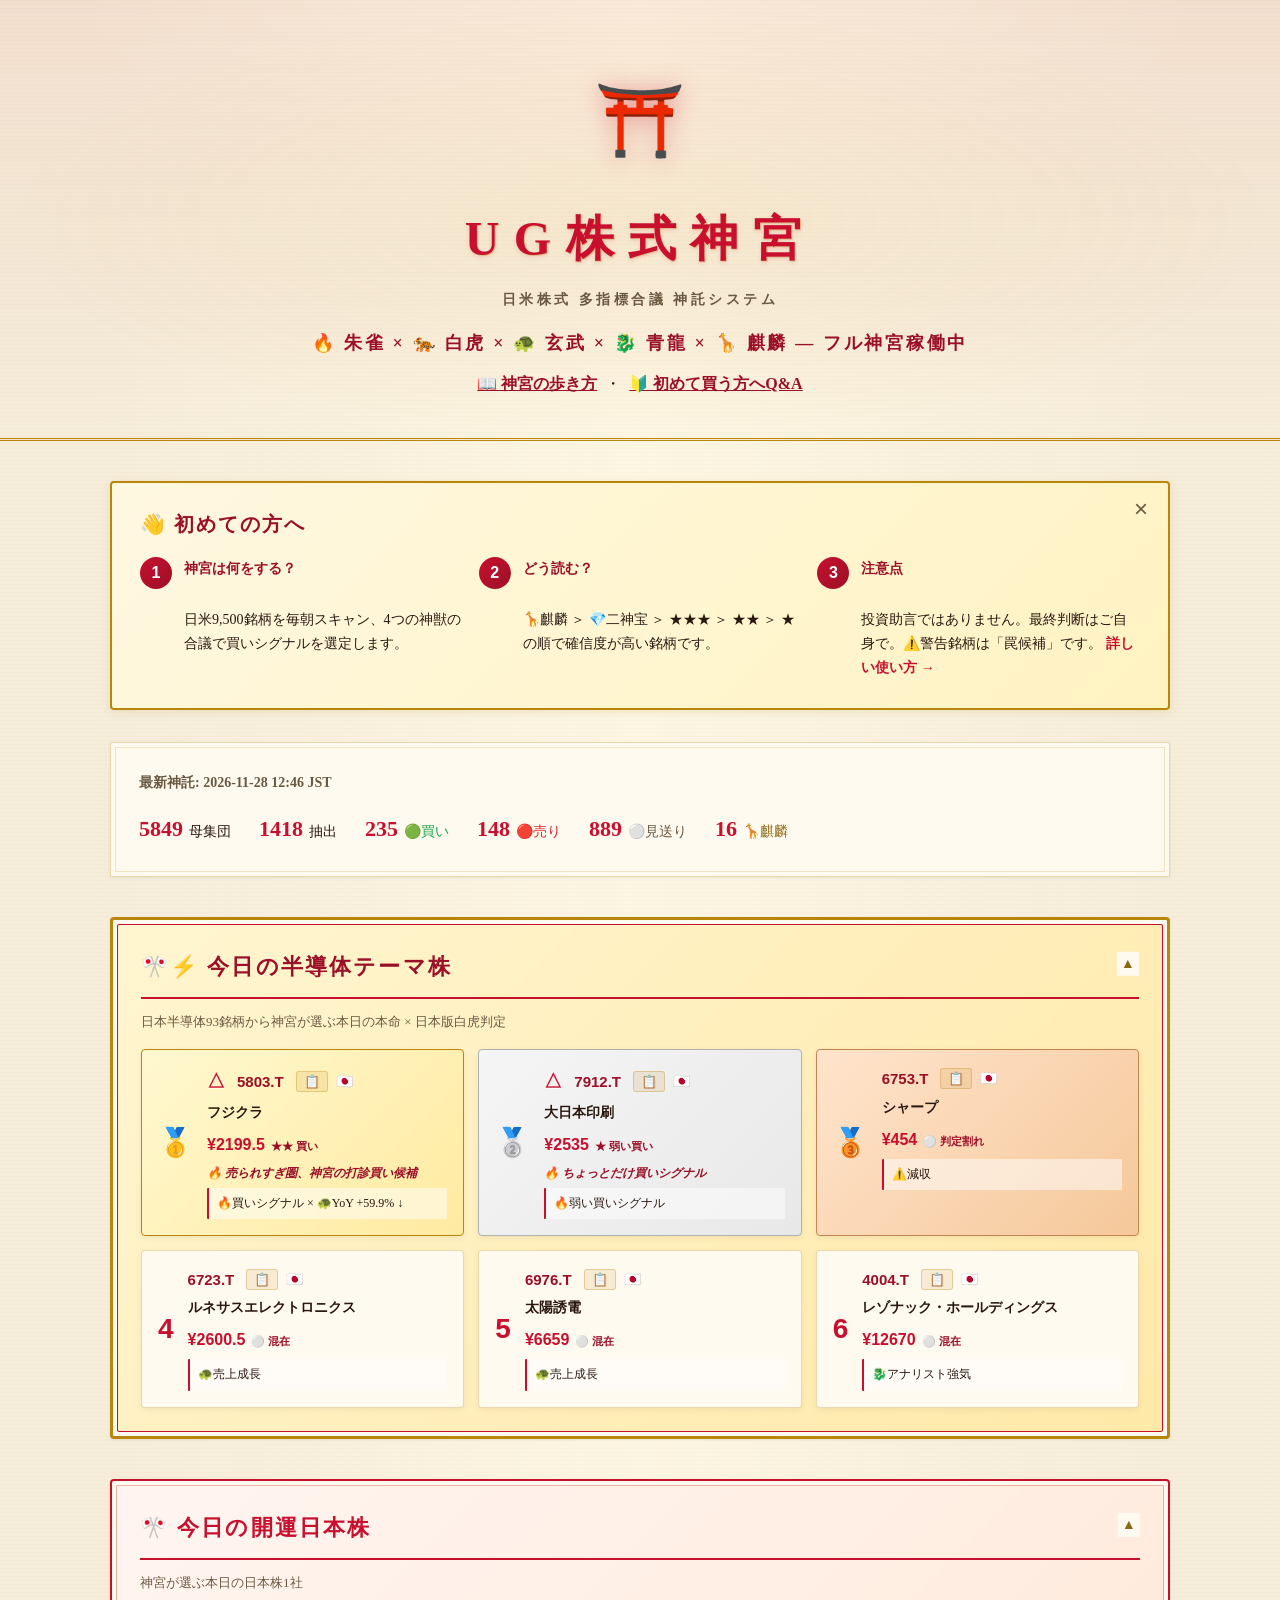
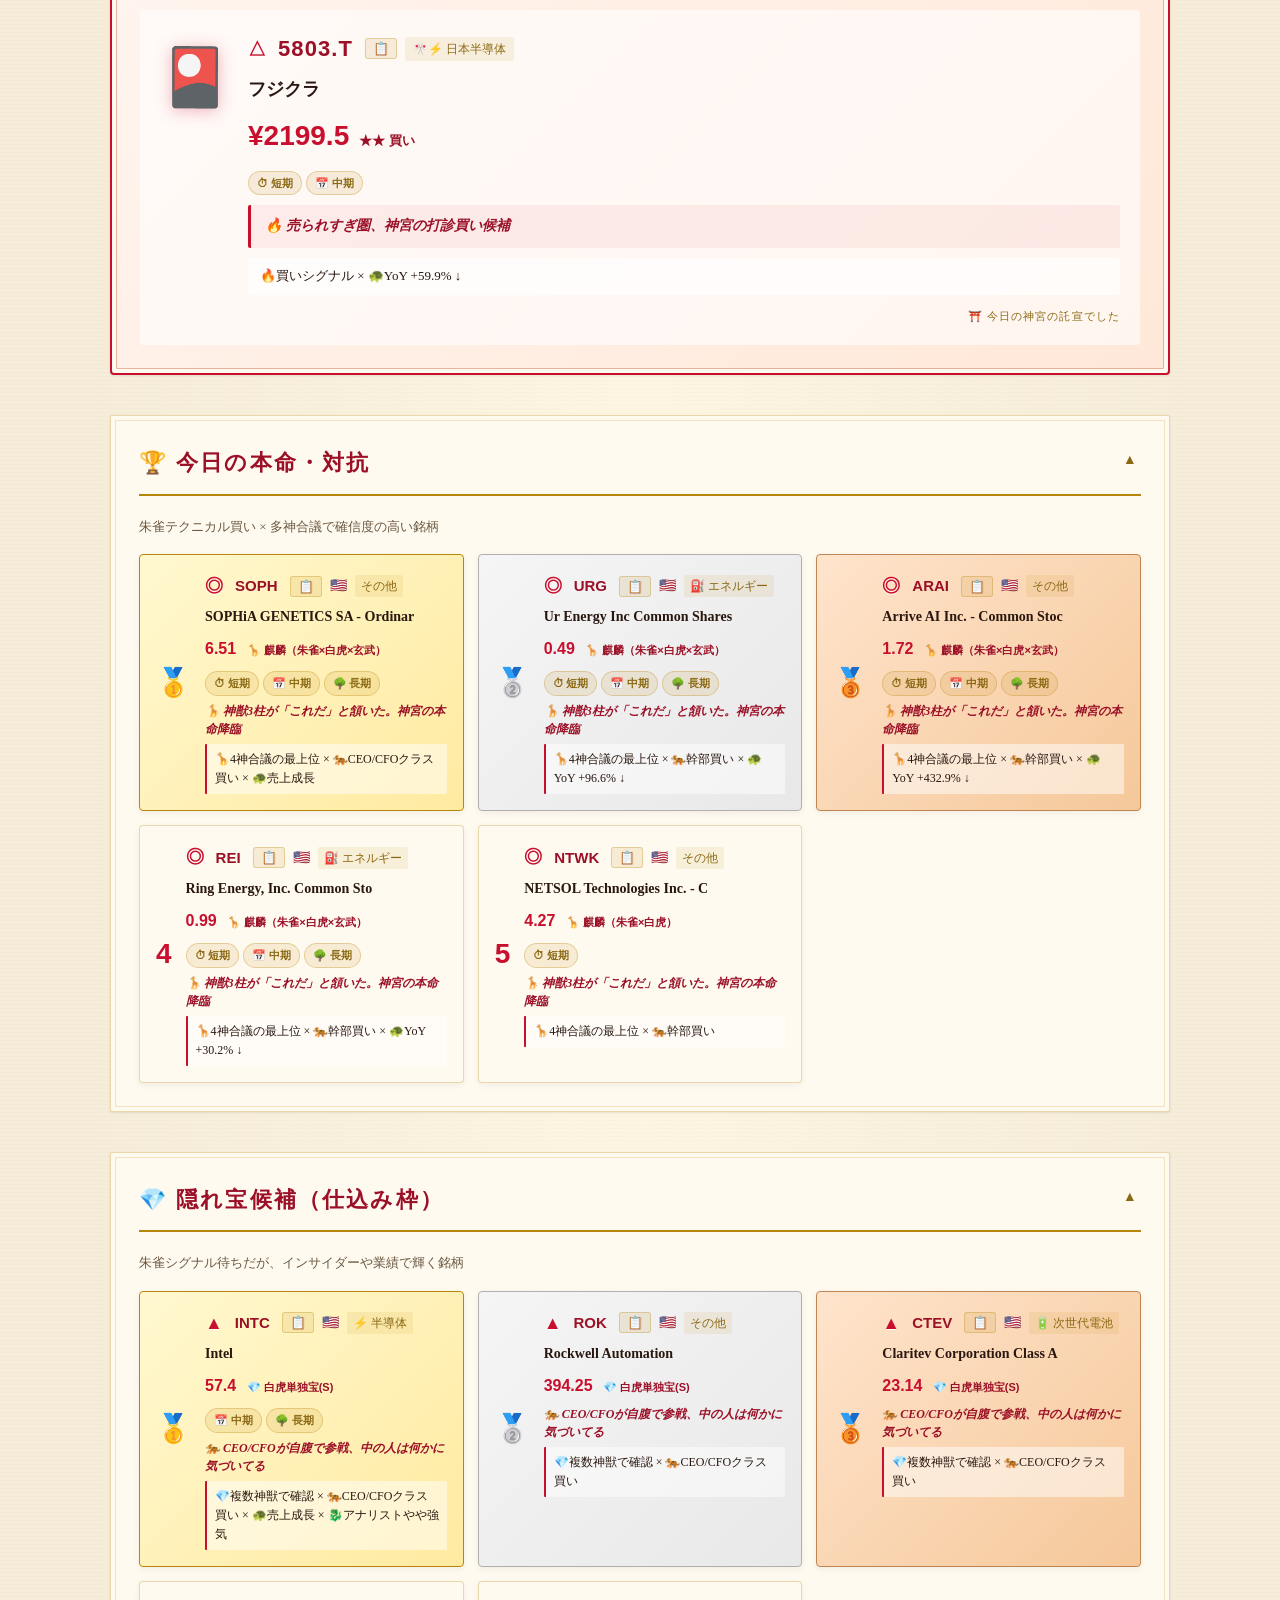
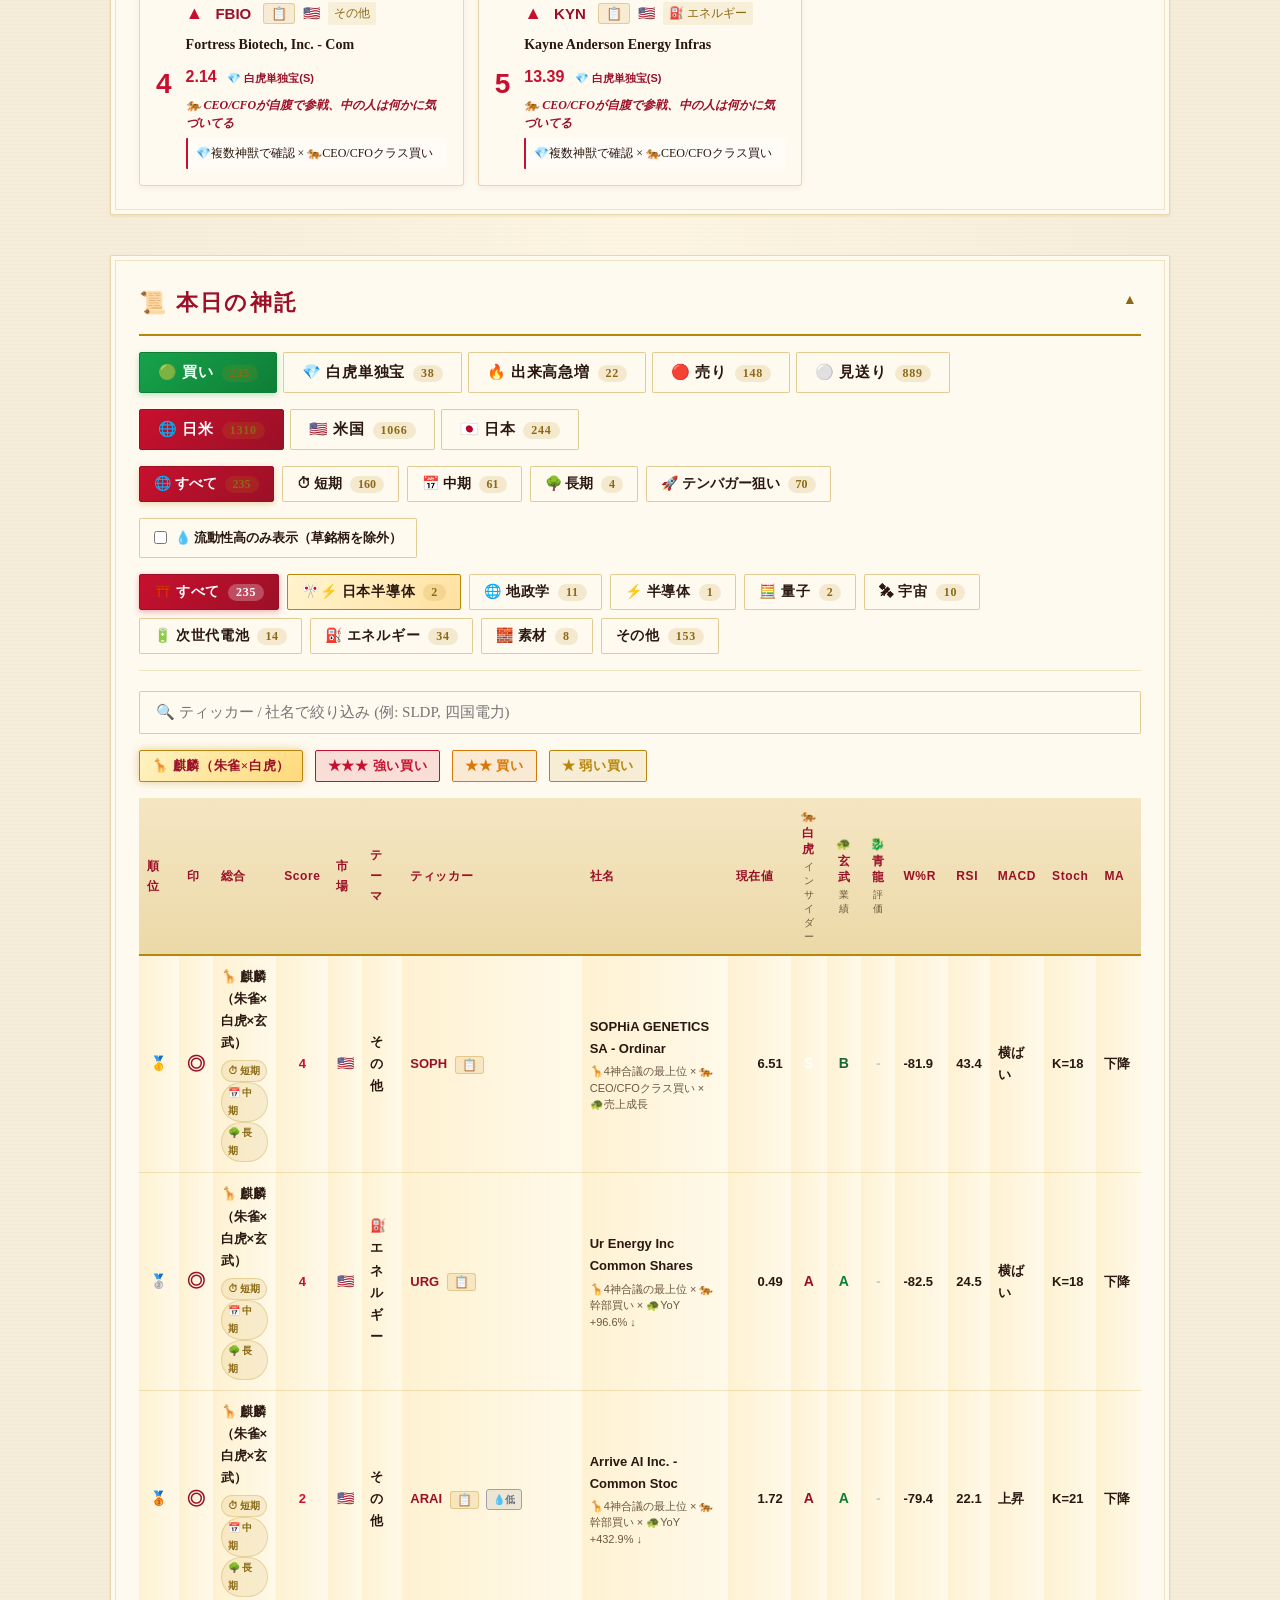
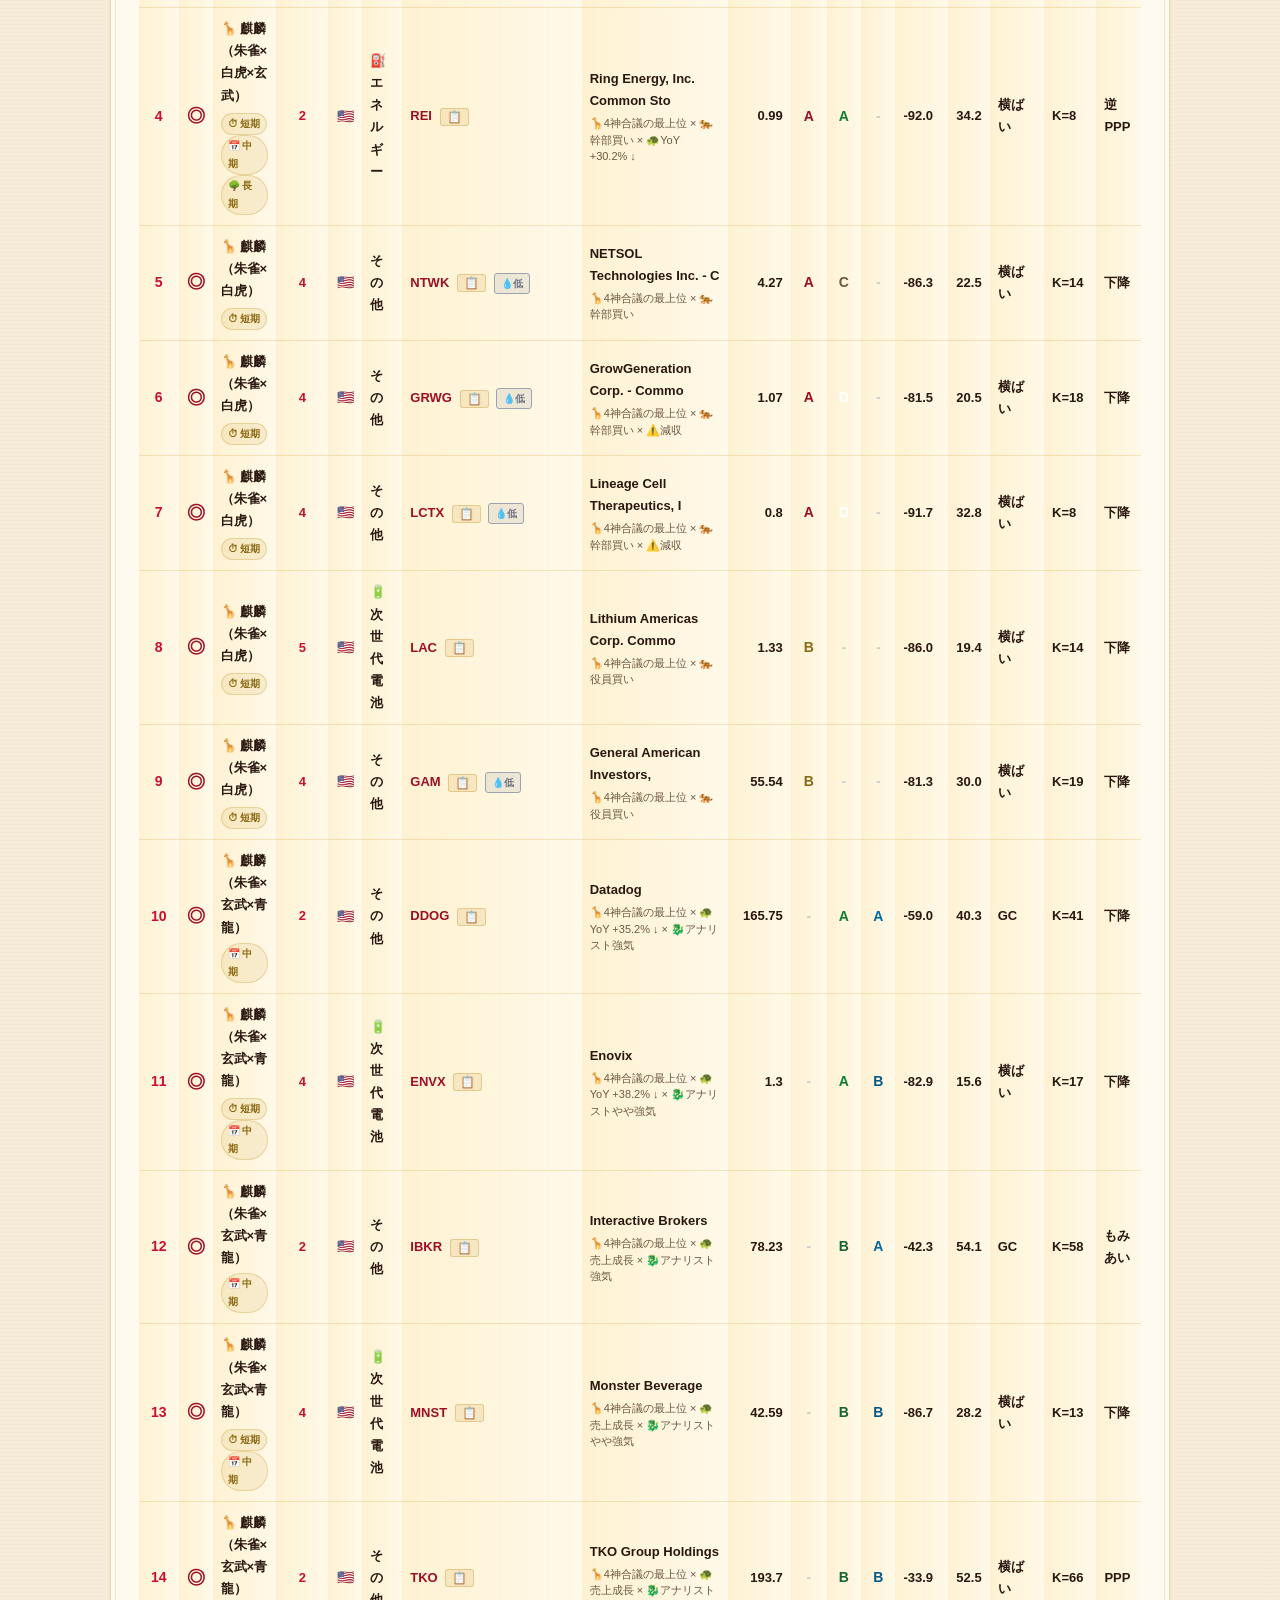
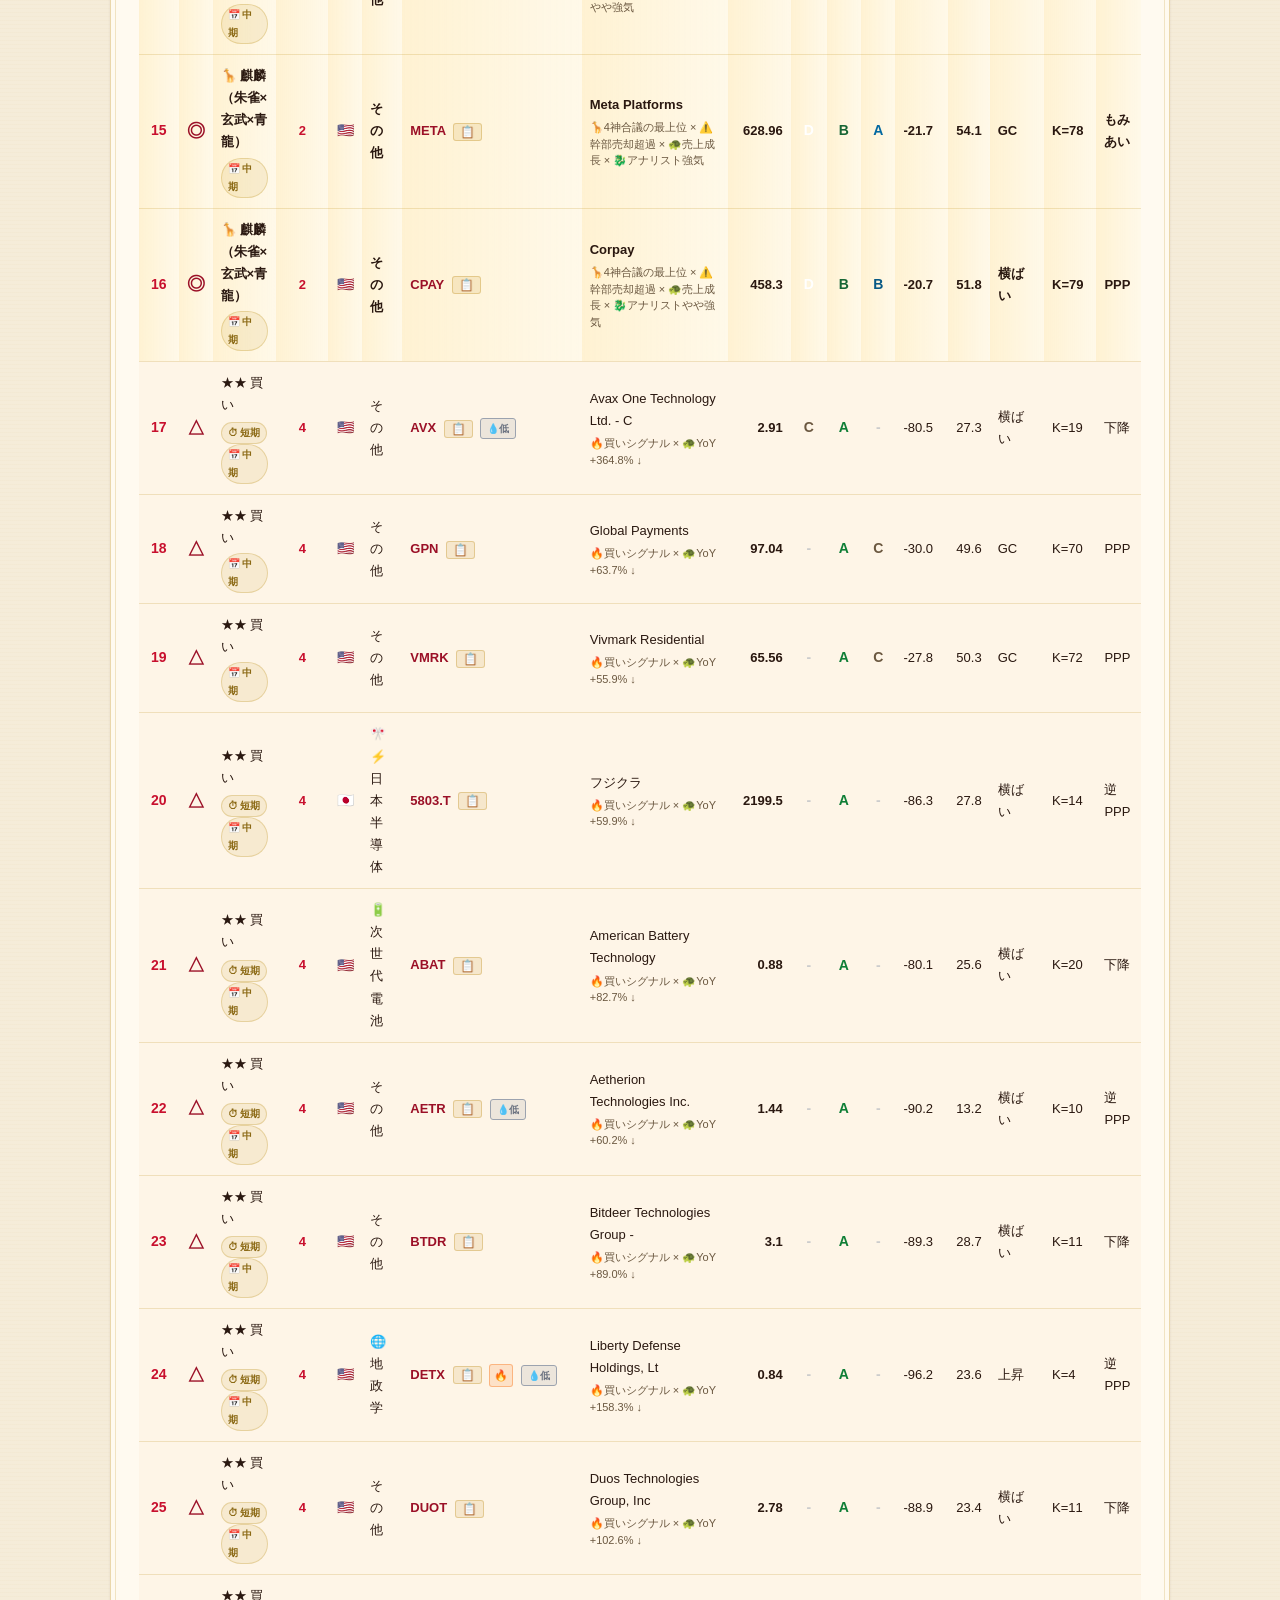
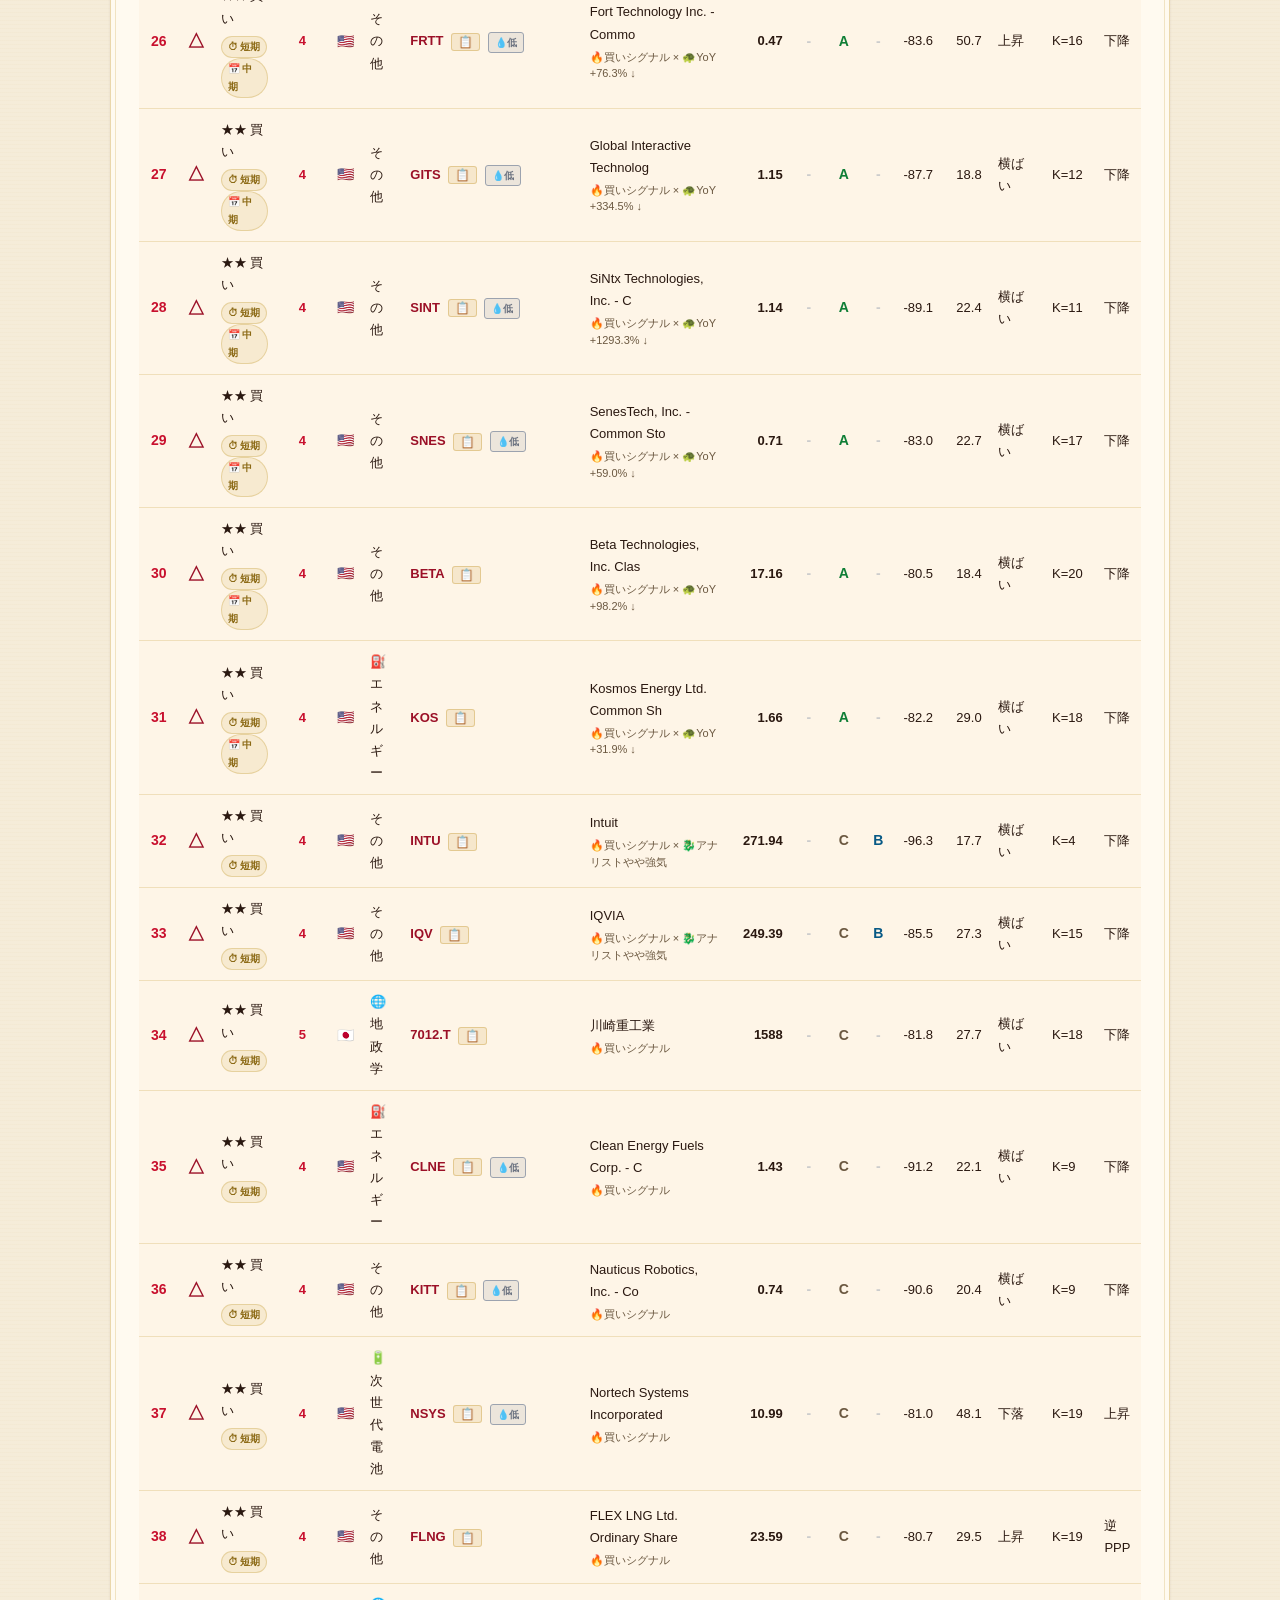
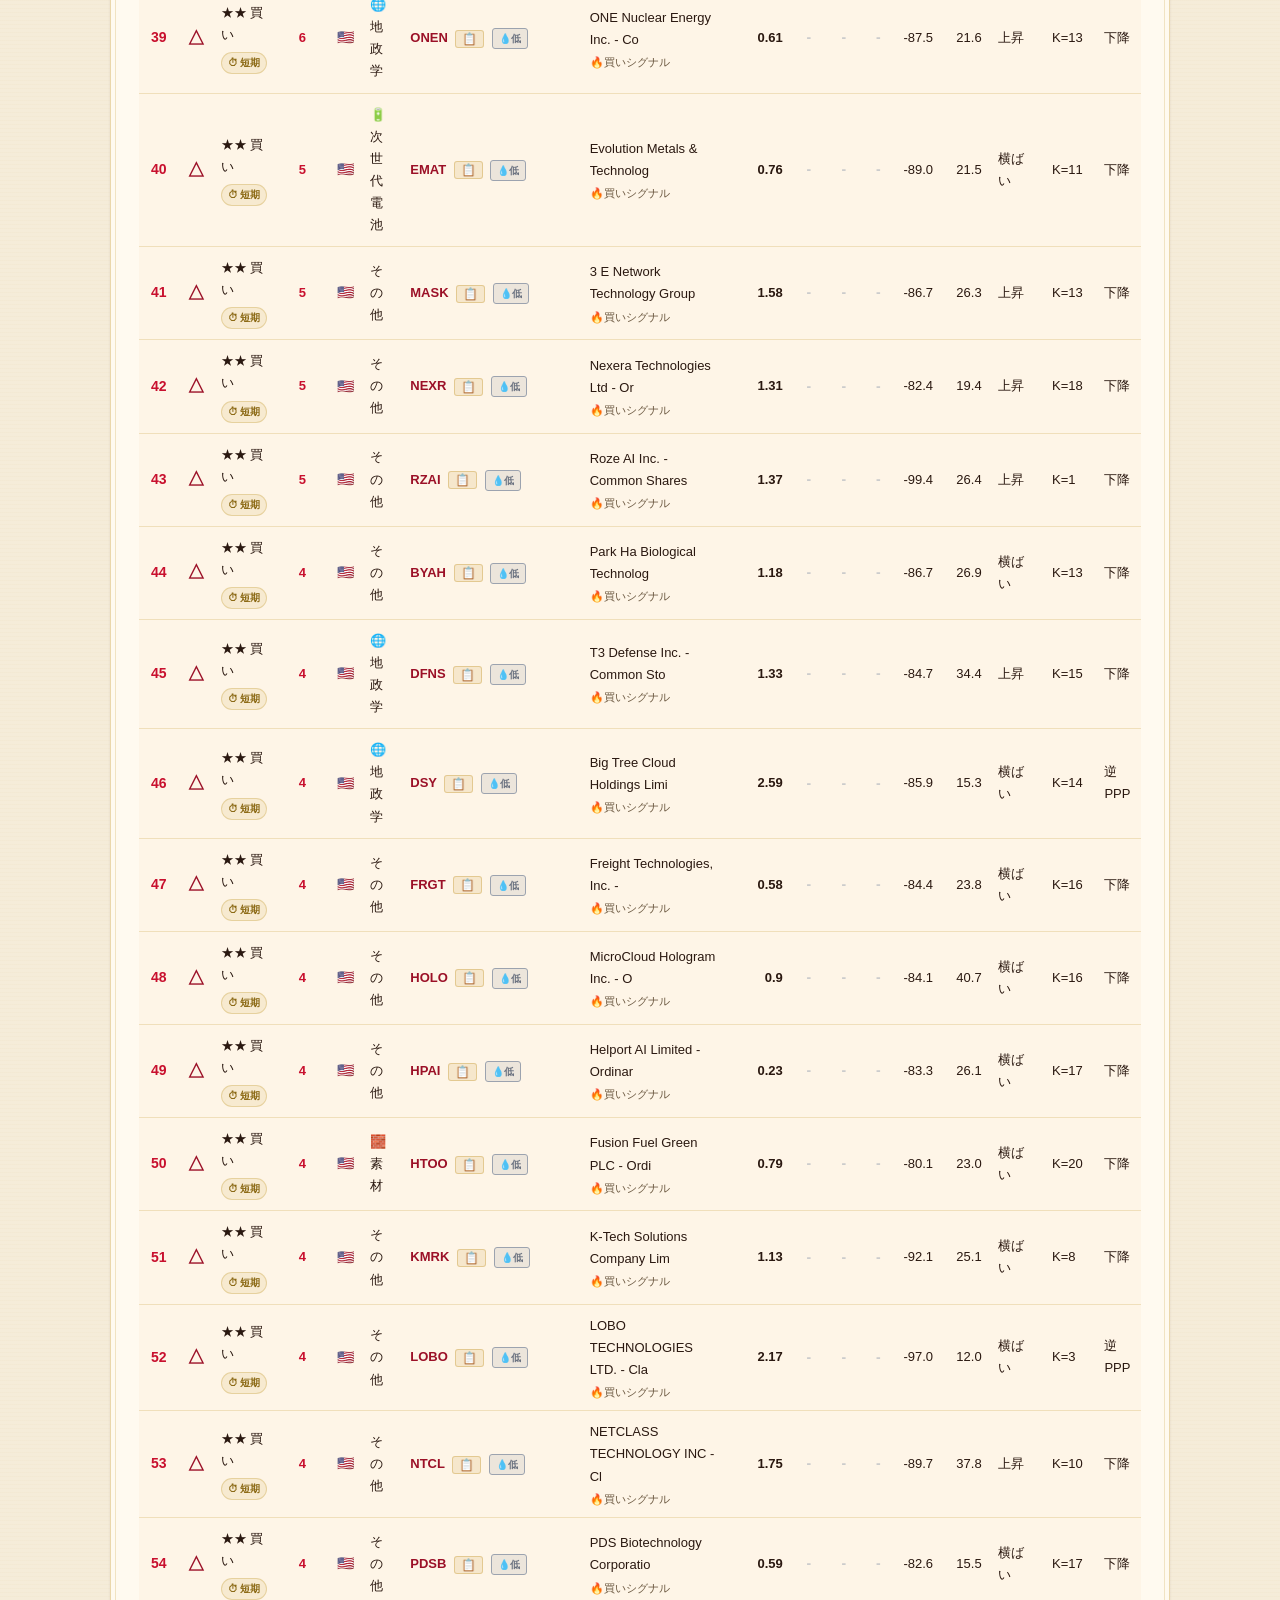
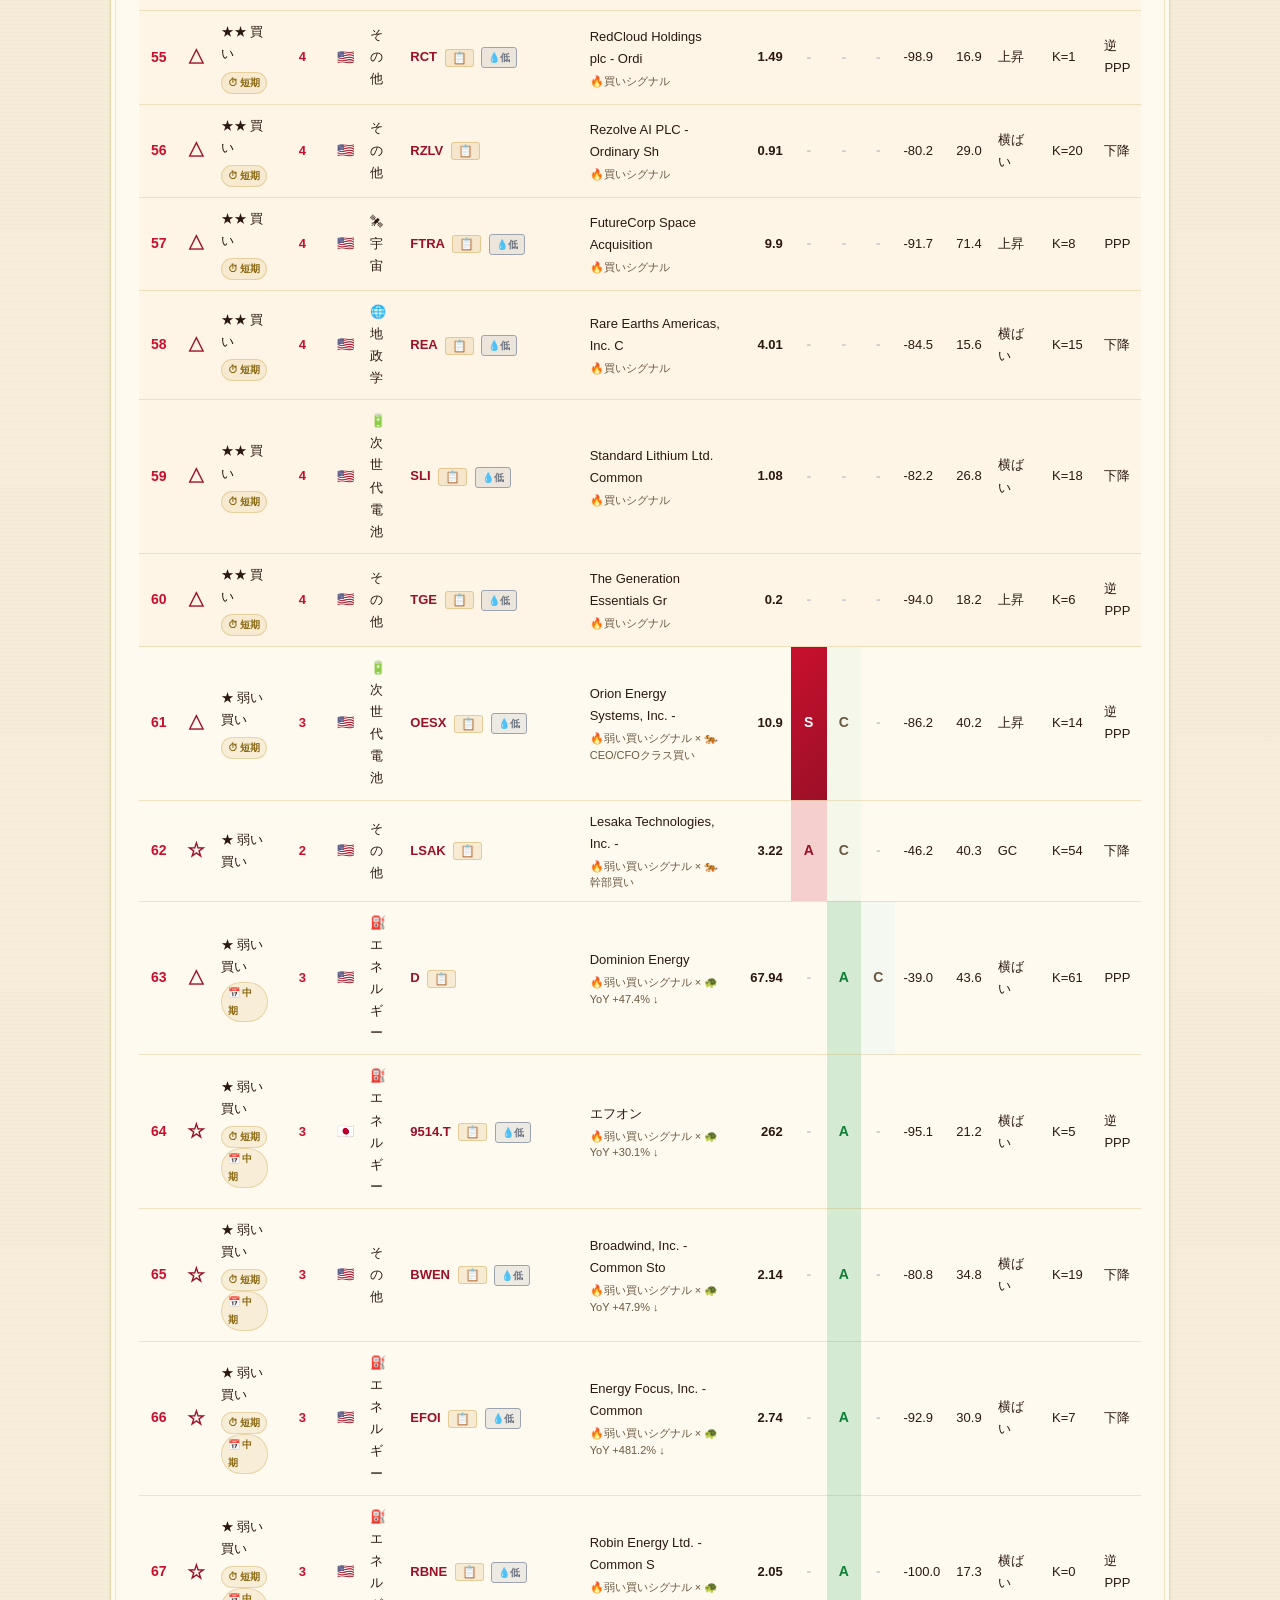
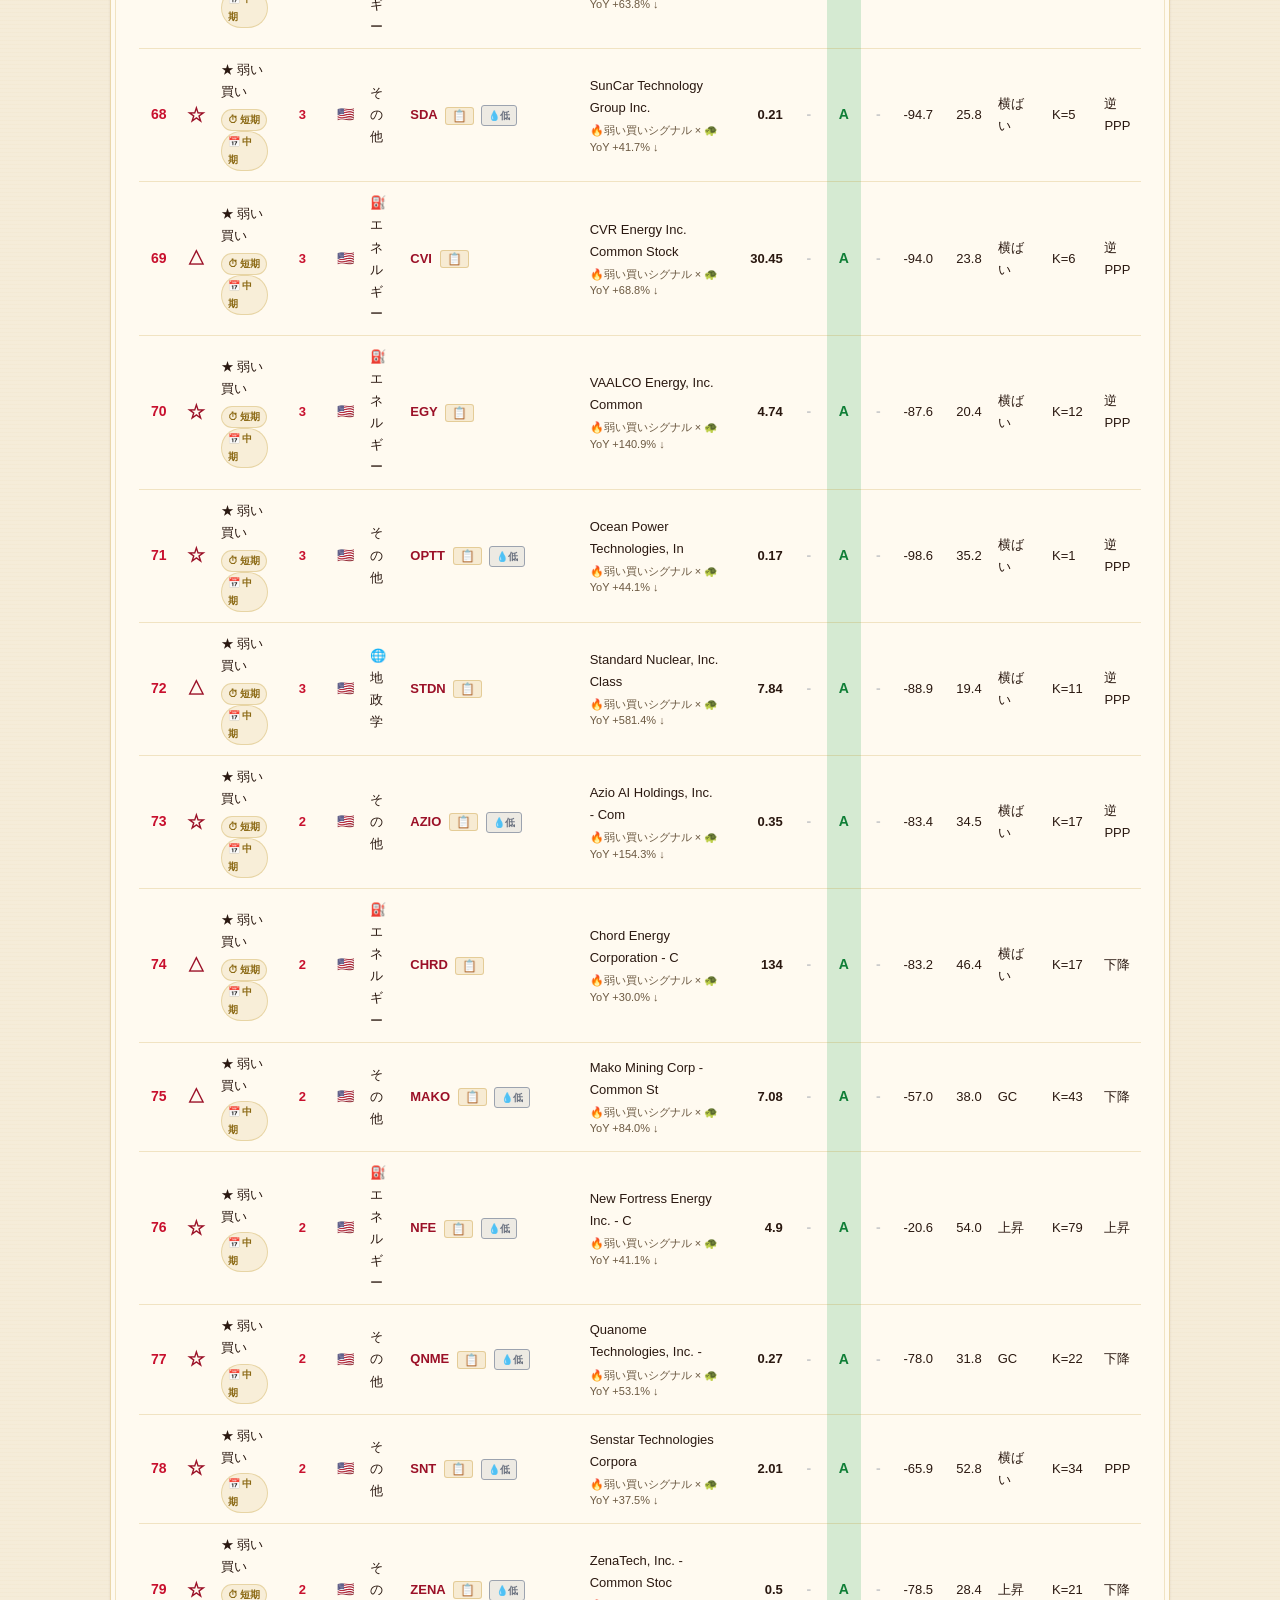
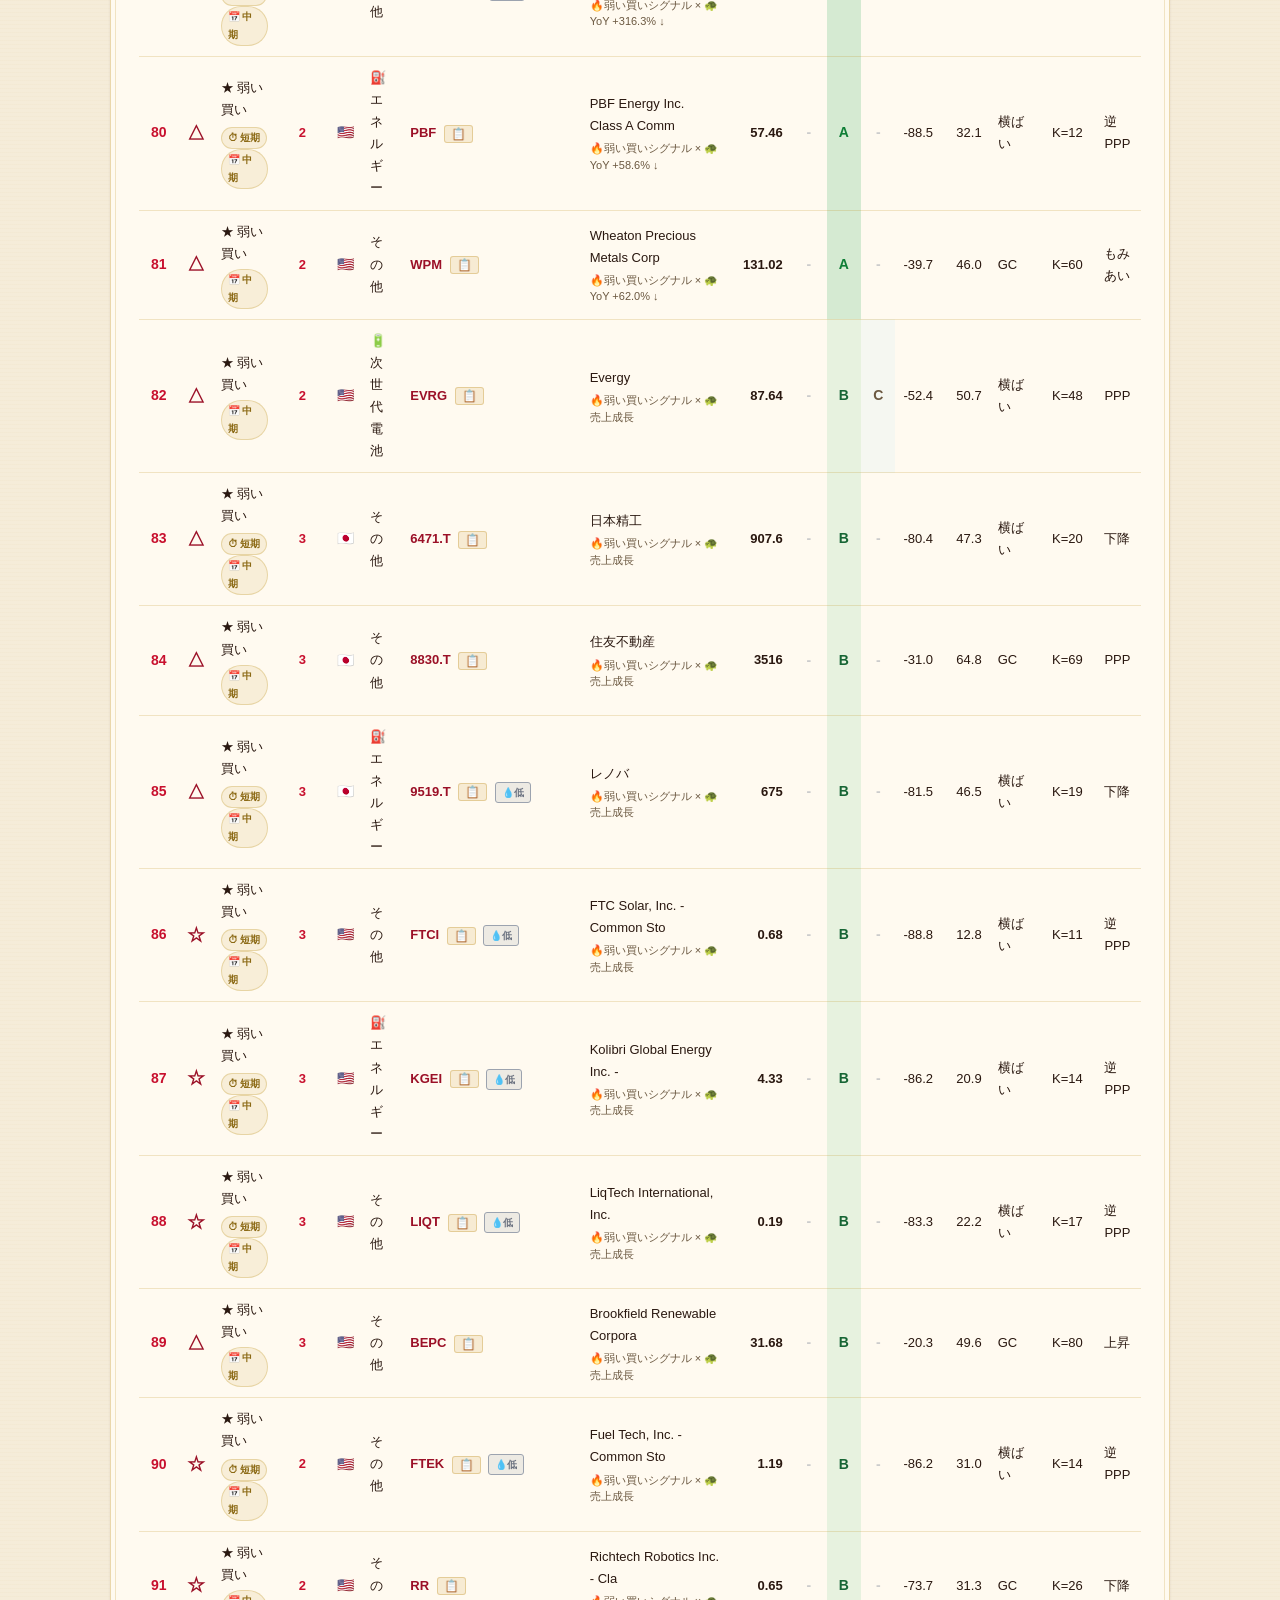
<file: docs/index.html>
<!DOCTYPE html>
<html lang="ja">
<head>
<meta charset="UTF-8">
<meta name="viewport" content="width=device-width, initial-scale=1.0">
<title>⛩️ UG株式神宮 ⛩️ - 朱雀テクニカル神託</title>
<meta name="description" content="日米株式の多指標合議による買いシグナル神託。朱雀=テクニカル5指標合議で抽出。">
<link rel="stylesheet" href="style.css">
</head>
<body>
<header class="hero">
  <div class="torii">⛩️</div>
  <h1>UG株式神宮</h1>
  <p class="subtitle">日米株式 多指標合議 神託システム</p>
  <p class="god-line">🔥 朱雀 × 🐅 白虎 × 🐢 玄武 × 🐉 青龍 × 🦒 麒麟 — フル神宮稼働中</p>
  <p style="margin-top: 12px;">
    <a href="tutorial.html" style="color: var(--shu-deep); font-weight: bold; text-decoration: underline;">📖 神宮の歩き方</a>
    &nbsp;・&nbsp;
    <a href="tutorial.html#qa" style="color: var(--shu-deep); font-weight: bold; text-decoration: underline;">🔰 初めて買う方へQ&A</a>
  </p>
</header>

<main>
  <section class="intro-panel" id="intro-panel">
    <button class="intro-close" id="intro-close" title="閉じる">×</button>
    <h2>👋 初めての方へ</h2>
    <div class="intro-grid">
      <div class="intro-step">
        <div class="intro-num">1</div>
        <div class="intro-body">
          <strong>神宮は何をする？</strong><br>
          日米9,500銘柄を毎朝スキャン、4つの神獣の合議で買いシグナルを選定します。
        </div>
      </div>
      <div class="intro-step">
        <div class="intro-num">2</div>
        <div class="intro-body">
          <strong>どう読む？</strong><br>
          🦒麒麟 ＞ 💎二神宝 ＞ ★★★ ＞ ★★ ＞ ★ の順で確信度が高い銘柄です。
        </div>
      </div>
      <div class="intro-step">
        <div class="intro-num">3</div>
        <div class="intro-body">
          <strong>注意点</strong><br>
          投資助言ではありません。最終判断はご自身で。⚠️警告銘柄は「罠候補」です。
          <a href="tutorial.html">詳しい使い方 →</a>
        </div>
      </div>
    </div>
  </section>

  <section class="summary" id="summary">
    <div class="meta">最新神託 読込中…</div>
  </section>

  <section class="jp-semi-section" id="jp-semi-section">
    <details open>
      <summary><h2>🎌⚡ 今日の半導体テーマ株</h2></summary>
      <p class="picks-sub">日本半導体93銘柄から神宮が選ぶ本日の本命 × 日本版白虎判定</p>
      <div id="jp-semi-grid">読込中…</div>
    </details>
  </section>

  <section class="lucky-jp-section" id="lucky-jp-section">
    <details open>
      <summary><h2>🎌 今日の開運日本株</h2></summary>
      <p class="picks-sub">神宮が選ぶ本日の日本株1社</p>
      <div id="lucky-jp-card">読込中…</div>
    </details>
  </section>

  <section class="top-picks" id="top-picks-section">
    <details open>
      <summary><h2>🏆 今日の本命・対抗</h2></summary>
      <p class="picks-sub">朱雀テクニカル買い × 多神合議で確信度の高い銘柄</p>
      <div class="picks-grid" id="picks-grid">読込中…</div>
    </details>
  </section>

  <section class="top-picks" id="hidden-treasures-section">
    <details open>
      <summary><h2>💎 隠れ宝候補（仕込み枠）</h2></summary>
      <p class="picks-sub">朱雀シグナル待ちだが、インサイダーや業績で輝く銘柄</p>
      <div class="picks-grid" id="treasures-grid">読込中…</div>
    </details>
  </section>

  <section class="signals">
    <details open>
      <summary><h2>📜 本日の神託</h2></summary>

    <div class="control-bar">
      <div class="alert-tabs" id="alert-tabs"></div>
      <div class="market-toggle" id="market-toggle"></div>
    </div>

    <div class="timeframe-tabs" id="timeframe-tabs"></div>

    <div class="liquid-toggle-row">
      <label class="liquid-toggle">
        <input type="checkbox" id="liquid-only">
        <span>💧 流動性高のみ表示（草銘柄を除外）</span>
      </label>
    </div>

    <div class="theme-tabs" id="theme-tabs"></div>

    <div class="search-box">
      <input type="search" id="search-input" placeholder="🔍 ティッカー / 社名で絞り込み (例: SLDP, 四国電力)" autocomplete="off">
    </div>

    <div class="legend" id="legend-buy">
      <span class="tag kirin">🦒 麒麟（朱雀×白虎）</span>
      <span class="tag strong">★★★ 強い買い</span>
      <span class="tag buy">★★ 買い</span>
      <span class="tag weak">★ 弱い買い</span>
    </div>
    <div id="signals-table">読込中…</div>
    </details>
  </section>

  <section class="about">
    <details>
      <summary><h2>⛩️ 朱雀の託宣ロジック</h2></summary>
      <p>5指標を合議し、<strong>売りシグナル0</strong>を条件に買いのみを抽出します。</p>
      <ul>
        <li><strong>Williams %R(14)</strong> — 売られすぎ・押し目検知</li>
        <li><strong>RSI(14)</strong> — 過熱感の二段判定</li>
        <li><strong>MACD</strong> — ゴールデンクロス検知</li>
        <li><strong>Stochastic(14,3)</strong> — 短期反転シグナル</li>
        <li><strong>移動平均(5/25/75)</strong> — パーフェクトオーダー判定</li>
      </ul>
      <p class="philosophy">単独指標の鉄板を多神合議でクロスチェックする、神宮哲学。</p>
    </details>
  </section>

  <section class="roadmap">
    <details>
      <summary><h2>🗺 神宮ロードマップ</h2></summary>
      <ul>
        <li>α: 🔥 朱雀（テクニカル5指標合議）✅</li>
        <li>β: 🐅 白虎（インサイダー買い／openinsider）✅</li>
        <li>γ: 🐢 玄武（業績モメンタム・売上YoY加速度）✅</li>
        <li>δ: 🐉 青龍（言霊・アナリスト推奨×目標株価×EPSサプライズ）✅</li>
        <li><strong>🎉 フル神宮達成（2026-05-14）</strong></li>
        <li>🦒 真麒麟: 朱雀buy × 白虎B+ × 玄武B+ × 青龍B+ の4神全一致で自動授与</li>
      </ul>
    </details>
  </section>

  <section class="disclaimer-section">
    <details>
      <summary><h2>⚠️ 免責事項（必読）</h2></summary>
    <ul>
      <li>本サイトは<strong>個人運営の研究プロジェクト</strong>であり、投資助言業務には該当しません</li>
      <li>掲載情報は<strong>投資判断の参考</strong>であり、<strong>売買を勧誘するものではありません</strong></li>
      <li>最終的な投資判断は<strong>必ずご自身の責任</strong>で行ってください</li>
      <li>本サイトの利用により生じたいかなる損害についても、運営者は責任を負いません</li>
      <li>データは yfinance / openinsider.com / JPX 等の公開情報を機械的に処理したもので、<strong>正確性・最新性を保証しません</strong></li>
      <li>分析ロジック・しきい値は予告なく変更されます</li>
      <li>過去のシグナルが将来の成果を保証するものではありません</li>
      <li>金融商品取引法その他関係法令を遵守してご利用ください</li>
    </ul>
    </details>
  </section>
</main>

<footer>
  <p>⛩️ UG株式神宮 ⛩️ &middot; <span id="footer-date"></span></p>
  <p class="disclaimer">本サイトの情報は投資判断の参考であり、売買を勧誘するものではありません。最終判断は自己責任でお願いします。</p>
</footer>

<script src="app.js"></script>
</body>
</html>
</file>
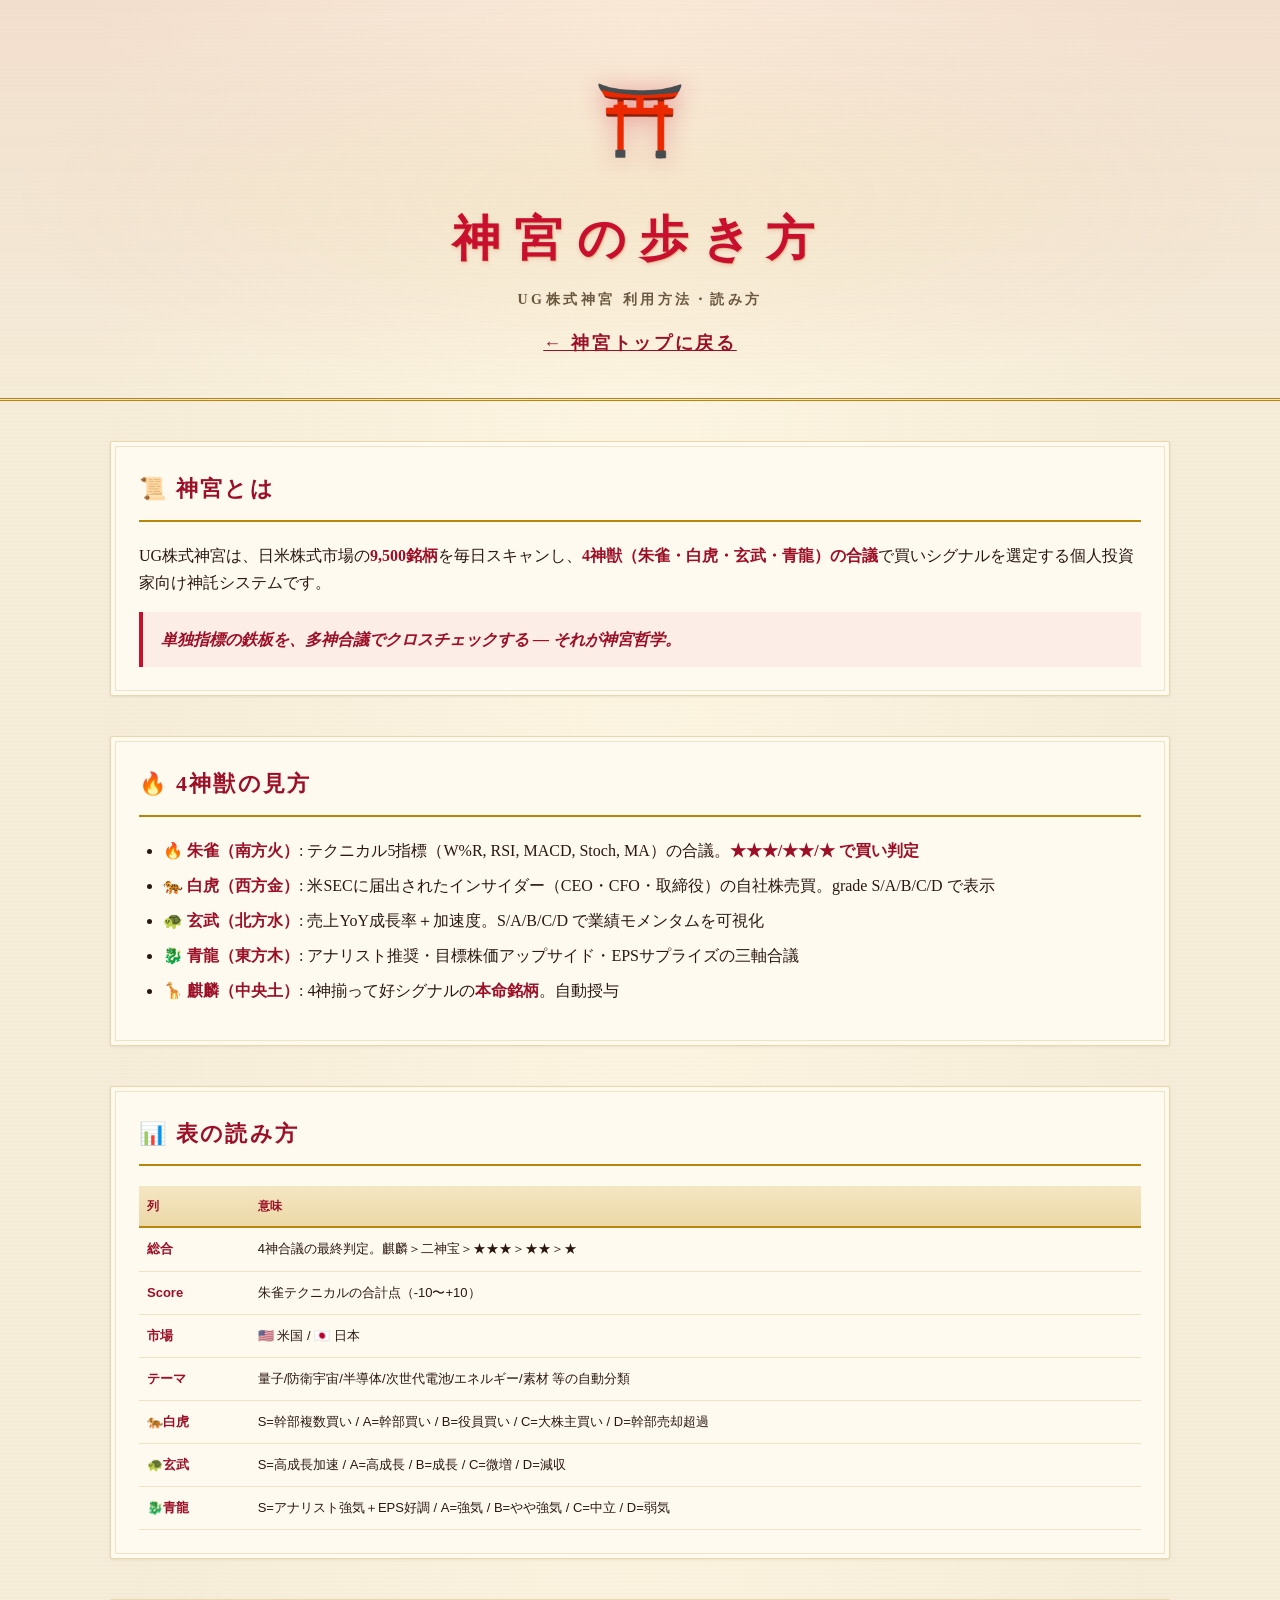
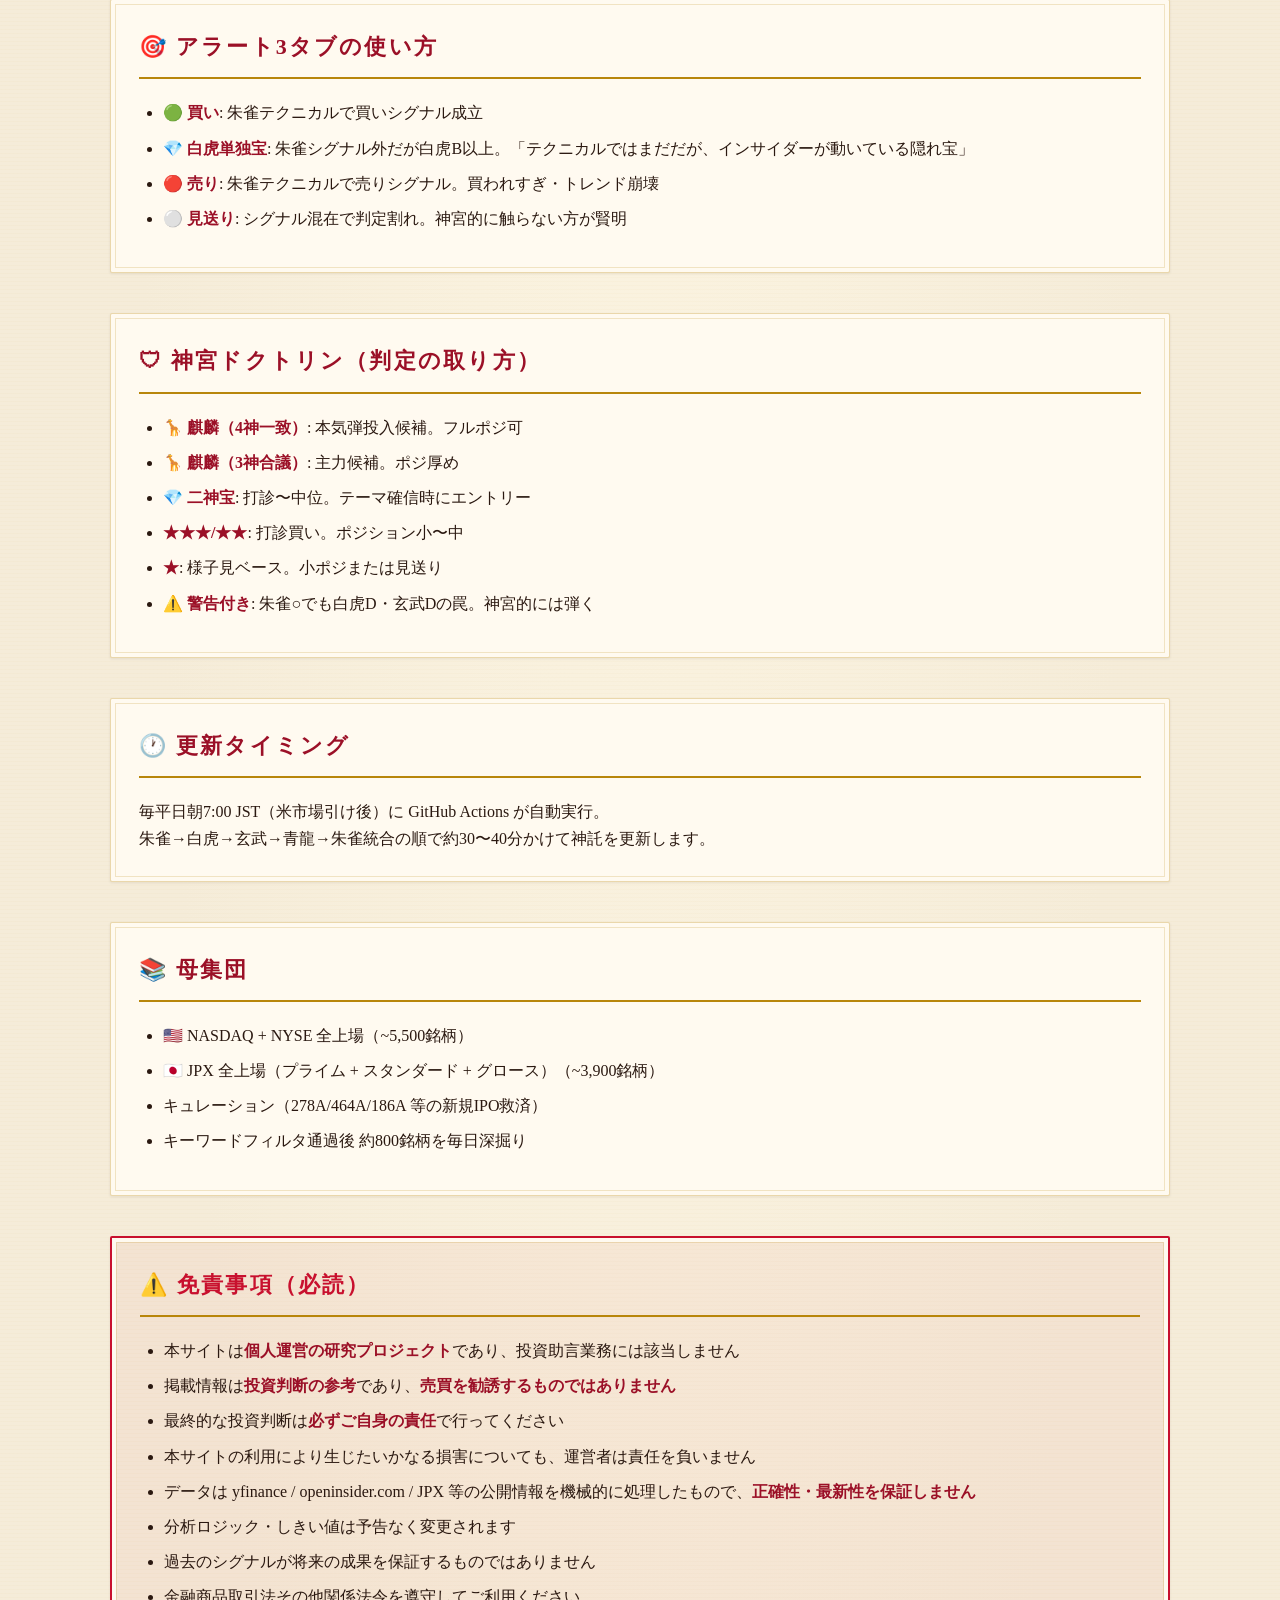
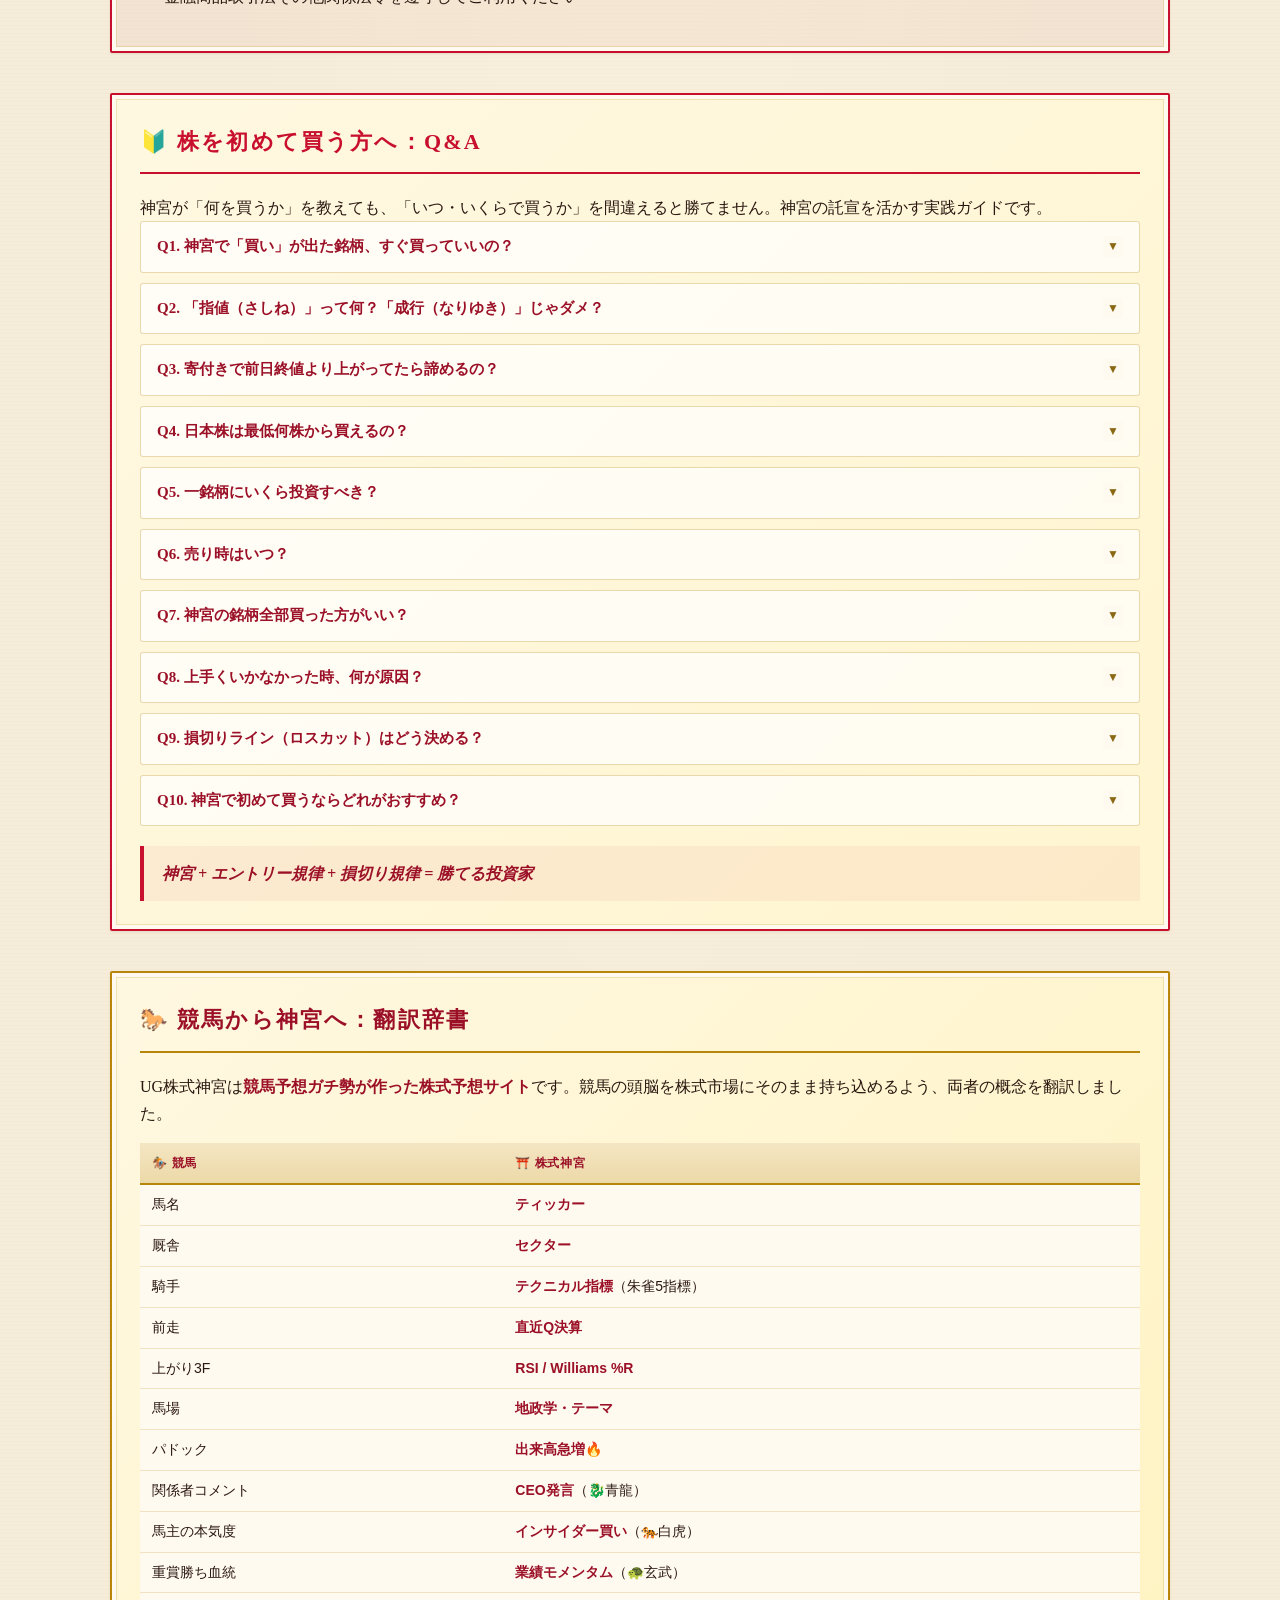
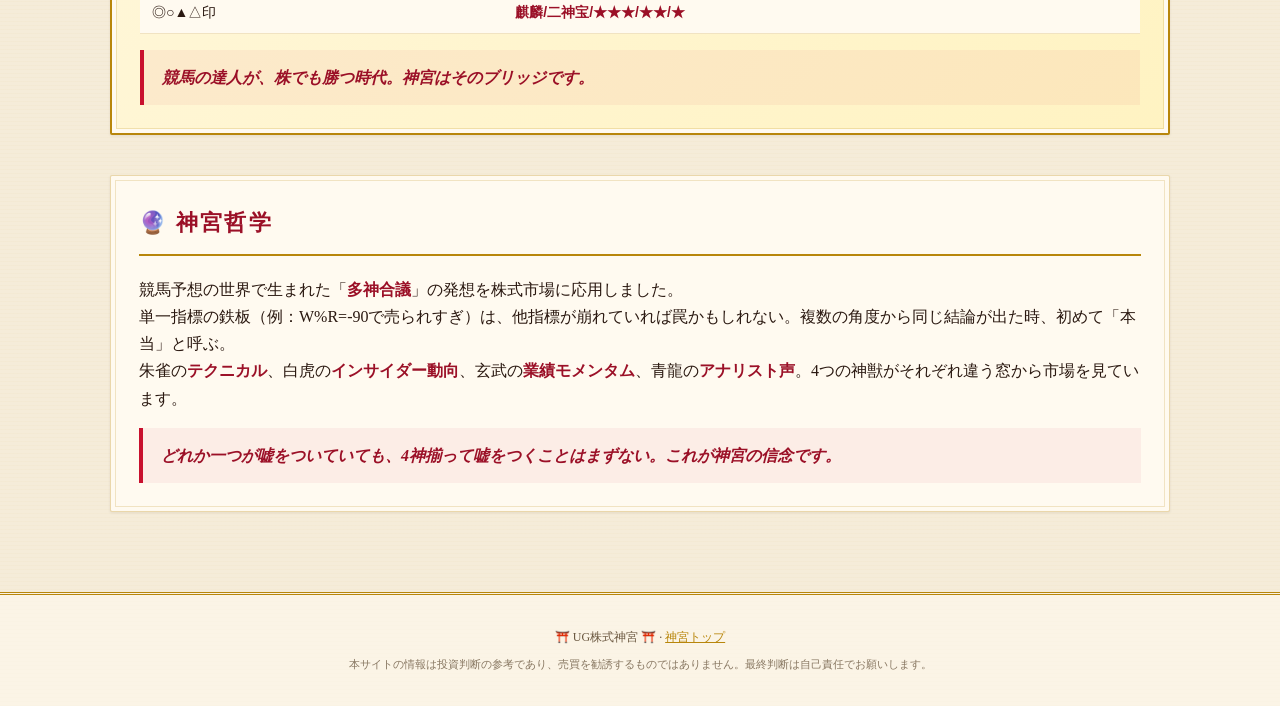
<file: docs/tutorial.html>
<!DOCTYPE html>
<html lang="ja">
<head>
<meta charset="UTF-8">
<meta name="viewport" content="width=device-width, initial-scale=1.0">
<title>⛩️ 神宮の歩き方 - UG株式神宮</title>
<link rel="stylesheet" href="style.css">
</head>
<body>
<header class="hero">
  <div class="torii">⛩️</div>
  <h1>神宮の歩き方</h1>
  <p class="subtitle">UG株式神宮 利用方法・読み方</p>
  <p class="god-line"><a href="index.html" style="color:var(--shu-deep)">← 神宮トップに戻る</a></p>
</header>

<main>

<section class="about">
  <h2>📜 神宮とは</h2>
  <p>UG株式神宮は、日米株式市場の<strong>9,500銘柄</strong>を毎日スキャンし、<strong>4神獣（朱雀・白虎・玄武・青龍）の合議</strong>で買いシグナルを選定する個人投資家向け神託システムです。</p>
  <p class="philosophy">単独指標の鉄板を、多神合議でクロスチェックする — それが神宮哲学。</p>
</section>

<section class="about">
  <h2>🔥 4神獣の見方</h2>
  <ul>
    <li><strong>🔥 朱雀（南方火）</strong>: テクニカル5指標（W%R, RSI, MACD, Stoch, MA）の合議。<strong>★★★/★★/★ で買い判定</strong></li>
    <li><strong>🐅 白虎（西方金）</strong>: 米SECに届出されたインサイダー（CEO・CFO・取締役）の自社株売買。grade S/A/B/C/D で表示</li>
    <li><strong>🐢 玄武（北方水）</strong>: 売上YoY成長率＋加速度。S/A/B/C/D で業績モメンタムを可視化</li>
    <li><strong>🐉 青龍（東方木）</strong>: アナリスト推奨・目標株価アップサイド・EPSサプライズの三軸合議</li>
    <li><strong>🦒 麒麟（中央土）</strong>: 4神揃って好シグナルの<strong>本命銘柄</strong>。自動授与</li>
  </ul>
</section>

<section class="about">
  <h2>📊 表の読み方</h2>
  <table style="width:100%; border-collapse: collapse; font-size: 13px;">
    <thead><tr><th>列</th><th>意味</th></tr></thead>
    <tbody>
      <tr><td><strong>総合</strong></td><td>4神合議の最終判定。麒麟＞二神宝＞★★★＞★★＞★</td></tr>
      <tr><td><strong>Score</strong></td><td>朱雀テクニカルの合計点（-10〜+10）</td></tr>
      <tr><td><strong>市場</strong></td><td>🇺🇸 米国 / 🇯🇵 日本</td></tr>
      <tr><td><strong>テーマ</strong></td><td>量子/防衛宇宙/半導体/次世代電池/エネルギー/素材 等の自動分類</td></tr>
      <tr><td><strong>🐅白虎</strong></td><td>S=幹部複数買い / A=幹部買い / B=役員買い / C=大株主買い / D=幹部売却超過</td></tr>
      <tr><td><strong>🐢玄武</strong></td><td>S=高成長加速 / A=高成長 / B=成長 / C=微増 / D=減収</td></tr>
      <tr><td><strong>🐉青龍</strong></td><td>S=アナリスト強気＋EPS好調 / A=強気 / B=やや強気 / C=中立 / D=弱気</td></tr>
    </tbody>
  </table>
</section>

<section class="about">
  <h2>🎯 アラート3タブの使い方</h2>
  <ul>
    <li><strong>🟢 買い</strong>: 朱雀テクニカルで買いシグナル成立</li>
    <li><strong>💎 白虎単独宝</strong>: 朱雀シグナル外だが白虎B以上。「テクニカルではまだだが、インサイダーが動いている隠れ宝」</li>
    <li><strong>🔴 売り</strong>: 朱雀テクニカルで売りシグナル。買われすぎ・トレンド崩壊</li>
    <li><strong>⚪ 見送り</strong>: シグナル混在で判定割れ。神宮的に触らない方が賢明</li>
  </ul>
</section>

<section class="about">
  <h2>🛡 神宮ドクトリン（判定の取り方）</h2>
  <ul>
    <li><strong>🦒 麒麟（4神一致）</strong>: 本気弾投入候補。フルポジ可</li>
    <li><strong>🦒 麒麟（3神合議）</strong>: 主力候補。ポジ厚め</li>
    <li><strong>💎 二神宝</strong>: 打診〜中位。テーマ確信時にエントリー</li>
    <li><strong>★★★/★★</strong>: 打診買い。ポジション小〜中</li>
    <li><strong>★</strong>: 様子見ベース。小ポジまたは見送り</li>
    <li><strong>⚠️ 警告付き</strong>: 朱雀○でも白虎D・玄武Dの罠。神宮的には弾く</li>
  </ul>
</section>

<section class="about">
  <h2>🕐 更新タイミング</h2>
  <p>毎平日朝7:00 JST（米市場引け後）に GitHub Actions が自動実行。</p>
  <p>朱雀→白虎→玄武→青龍→朱雀統合の順で約30〜40分かけて神託を更新します。</p>
</section>

<section class="about">
  <h2>📚 母集団</h2>
  <ul>
    <li>🇺🇸 NASDAQ + NYSE 全上場（~5,500銘柄）</li>
    <li>🇯🇵 JPX 全上場（プライム + スタンダード + グロース）（~3,900銘柄）</li>
    <li>キュレーション（278A/464A/186A 等の新規IPO救済）</li>
    <li>キーワードフィルタ通過後 約800銘柄を毎日深掘り</li>
  </ul>
</section>

<section class="about" style="border: 2px solid var(--shu); background: rgba(200,16,46,0.04);">
  <h2 style="color: var(--shu);">⚠️ 免責事項（必読）</h2>
  <ul>
    <li>本サイトは<strong>個人運営の研究プロジェクト</strong>であり、投資助言業務には該当しません</li>
    <li>掲載情報は<strong>投資判断の参考</strong>であり、<strong>売買を勧誘するものではありません</strong></li>
    <li>最終的な投資判断は<strong>必ずご自身の責任</strong>で行ってください</li>
    <li>本サイトの利用により生じたいかなる損害についても、運営者は責任を負いません</li>
    <li>データは yfinance / openinsider.com / JPX 等の公開情報を機械的に処理したもので、<strong>正確性・最新性を保証しません</strong></li>
    <li>分析ロジック・しきい値は予告なく変更されます</li>
    <li>過去のシグナルが将来の成果を保証するものではありません</li>
    <li>金融商品取引法その他関係法令を遵守してご利用ください</li>
  </ul>
</section>

<section id="qa" class="about" style="background: linear-gradient(135deg, #fff8e1, #fff5d0); border: 2px solid var(--shu);">
  <h2 style="color: var(--shu); border-color: var(--shu);">🔰 株を初めて買う方へ：Q&A</h2>
  <p>神宮が「何を買うか」を教えても、「いつ・いくらで買うか」を間違えると勝てません。神宮の託宣を活かす実践ガイドです。</p>

  <details class="qa-item">
    <summary class="qa-q">Q1. 神宮で「買い」が出た銘柄、すぐ買っていいの？</summary>
    <div class="qa-a">
      <strong>A. 寄付き直後（9:00-9:30）は避けてください。</strong>
      <ul>
        <li>9:00 寄付きは乱高下しやすい（罠が多い）</li>
        <li>9:30〜10:00 が落ち着く時間帯、エントリー好機</li>
        <li>「焦らず・追わず・指値で」が神宮の鉄則</li>
      </ul>
    </div>
  </details>

  <details class="qa-item">
    <summary class="qa-q">Q2. 「指値（さしね）」って何？「成行（なりゆき）」じゃダメ？</summary>
    <div class="qa-a">
      <strong>A. 指値=自分が買いたい値段を指定。成行=今の値段で即買い。</strong>
      <ul>
        <li>成行は寄付きで高値掴みする可能性大</li>
        <li>指値なら「この値段以下になったら買う」と予約できる</li>
        <li>神宮の銘柄は売られすぎ圏なので、指値で待てば届くことが多い</li>
      </ul>
    </div>
  </details>

  <details class="qa-item">
    <summary class="qa-q">Q3. 寄付きで前日終値より上がってたら諦めるの？</summary>
    <div class="qa-a">
      <strong>A. 上がり幅で判断します。</strong>
      <table style="width:100%; margin-top: 8px; font-size: 13px;">
        <tr><td style="padding: 4px;">寄付き <strong>-2%以下</strong></td><td style="padding: 4px;">✅ チャンス、指値もっと下げる</td></tr>
        <tr><td style="padding: 4px;">寄付き <strong>±0〜+2%</strong></td><td style="padding: 4px;">✅ 9:30-10:00で指値</td></tr>
        <tr><td style="padding: 4px;">寄付き <strong>+2〜5%</strong></td><td style="padding: 4px;">⚠️ 半分だけ買い、残り押し目待ち</td></tr>
        <tr><td style="padding: 4px;">寄付き <strong>+5%以上</strong></td><td style="padding: 4px;">❌ 追わない、明日の神宮を待つ</td></tr>
      </table>
    </div>
  </details>

  <details class="qa-item">
    <summary class="qa-q">Q4. 日本株は最低何株から買えるの？</summary>
    <div class="qa-a">
      <strong>A. 100株（1単元）が基本。一部証券会社では1株から可能。</strong>
      <ul>
        <li>例: 株価¥1,500なら100株 = ¥150,000必要</li>
        <li>SBI証券・楽天証券の「単元未満株」サービスで1株から買える</li>
        <li>米国株は1株から（神宮の米株銘柄は気軽に試せる）</li>
      </ul>
    </div>
  </details>

  <details class="qa-item">
    <summary class="qa-q">Q5. 一銘柄にいくら投資すべき？</summary>
    <div class="qa-a">
      <strong>A. 「全資金の5-10%」を1銘柄の目安に。</strong>
      <ul>
        <li>🦒 麒麟・💎二神宝 = 多めOK（10-15%）</li>
        <li>★★★ 強い買い = 標準（5-10%）</li>
        <li>★★/★ 弱い買い = 打診買い（2-5%）</li>
        <li>🚀 テンバガー狙い = 遊び金（1-2%）</li>
      </ul>
      <p style="margin-top: 8px;"><em>競馬で言うと「単勝1点5万円」「複勝3点1万円ずつ」みたいな配分感覚。</em></p>
    </div>
  </details>

  <details class="qa-item">
    <summary class="qa-q">Q6. 売り時はいつ？</summary>
    <div class="qa-a">
      <strong>A. 神宮判定が変わった時 or 自分のルールに従って。</strong>
      <ul>
        <li>神宮が「⚠️警告」「🔴売り」に変わったら利確検討</li>
        <li>RSI 70超え = 過熱気味なので半分利確</li>
        <li>+20%上昇 = 半分利確して残りは持ち越し</li>
        <li>-10%下落 = ロスカット検討（神宮判定が崩れてないなら持ち続けOK）</li>
      </ul>
    </div>
  </details>

  <details class="qa-item">
    <summary class="qa-q">Q7. 神宮の銘柄全部買った方がいい？</summary>
    <div class="qa-a">
      <strong>A. NO。3-5銘柄に絞るのが王道。</strong>
      <ul>
        <li>多すぎると管理できない・税務も複雑</li>
        <li>「🦒 麒麟2銘柄 + 💎二神宝1銘柄 + テンバガー狙い1銘柄」が黄金比</li>
        <li>米株と日本株のバランスも意識（リスク分散）</li>
      </ul>
    </div>
  </details>

  <details class="qa-item">
    <summary class="qa-q">Q8. 上手くいかなかった時、何が原因？</summary>
    <div class="qa-a">
      <strong>A. 大体「焦って買った」「予想と違う動きに耐えられず売った」の2つ。</strong>
      <ul>
        <li>朝の予想で「これだ！」と決める → 寄付きで飛びつく → 高値掴み → 不安で売る</li>
        <li>「予想は当たってたのに損した」は典型パターン</li>
        <li>神宮 = 何を買うか / エントリー規律 = いつ・いくらで買うか</li>
        <li><strong>両方揃って初めて勝率が出ます。</strong></li>
      </ul>
    </div>
  </details>

  <details class="qa-item">
    <summary class="qa-q">Q9. 損切りライン（ロスカット）はどう決める？</summary>
    <div class="qa-a">
      <strong>A. 買値から -7〜10% を機械的に。</strong>
      <ul>
        <li>感情で「もう少し戻るかも」と粘らない</li>
        <li>事前に証券会社の「逆指値注文」で自動損切り設定が安全</li>
        <li>ただし神宮判定が「⚠️警告」「玄武D」に変わった場合は即撤退</li>
      </ul>
    </div>
  </details>

  <details class="qa-item">
    <summary class="qa-q">Q10. 神宮で初めて買うならどれがおすすめ？</summary>
    <div class="qa-a">
      <strong>A. 「🎌 今日の開運日本株」から1銘柄、少額で。</strong>
      <ul>
        <li>サイト一番上にある毎日の本命1銘柄</li>
        <li>大企業中心で安全圏</li>
        <li>単元未満株で1株から試す（¥1,500-3,000程度で体験可）</li>
        <li>慣れたら麒麟・二神宝に進む</li>
      </ul>
    </div>
  </details>

  <p class="philosophy" style="margin-top: 20px;">神宮 + エントリー規律 + 損切り規律 = 勝てる投資家</p>
</section>

<section class="about" style="background: linear-gradient(135deg, #fff8e1, #fff3c2); border: 2px solid var(--gold);">
  <h2>🐎 競馬から神宮へ：翻訳辞書</h2>
  <p>UG株式神宮は<strong>競馬予想ガチ勢が作った株式予想サイト</strong>です。競馬の頭脳を株式市場にそのまま持ち込めるよう、両者の概念を翻訳しました。</p>
  <table style="width:100%; border-collapse: collapse; font-size: 14px; margin-top: 16px;">
    <thead>
      <tr style="background: rgba(184,134,11,0.12);">
        <th style="padding: 10px 12px; text-align: left; border-bottom: 2px solid var(--gold);">🏇 競馬</th>
        <th style="padding: 10px 12px; text-align: left; border-bottom: 2px solid var(--gold);">⛩️ 株式神宮</th>
      </tr>
    </thead>
    <tbody>
      <tr><td style="padding: 8px 12px; border-bottom: 1px solid rgba(184,134,11,0.2);">馬名</td><td style="padding: 8px 12px; border-bottom: 1px solid rgba(184,134,11,0.2);"><strong>ティッカー</strong></td></tr>
      <tr><td style="padding: 8px 12px; border-bottom: 1px solid rgba(184,134,11,0.2);">厩舎</td><td style="padding: 8px 12px; border-bottom: 1px solid rgba(184,134,11,0.2);"><strong>セクター</strong></td></tr>
      <tr><td style="padding: 8px 12px; border-bottom: 1px solid rgba(184,134,11,0.2);">騎手</td><td style="padding: 8px 12px; border-bottom: 1px solid rgba(184,134,11,0.2);"><strong>テクニカル指標</strong>（朱雀5指標）</td></tr>
      <tr><td style="padding: 8px 12px; border-bottom: 1px solid rgba(184,134,11,0.2);">前走</td><td style="padding: 8px 12px; border-bottom: 1px solid rgba(184,134,11,0.2);"><strong>直近Q決算</strong></td></tr>
      <tr><td style="padding: 8px 12px; border-bottom: 1px solid rgba(184,134,11,0.2);">上がり3F</td><td style="padding: 8px 12px; border-bottom: 1px solid rgba(184,134,11,0.2);"><strong>RSI / Williams %R</strong></td></tr>
      <tr><td style="padding: 8px 12px; border-bottom: 1px solid rgba(184,134,11,0.2);">馬場</td><td style="padding: 8px 12px; border-bottom: 1px solid rgba(184,134,11,0.2);"><strong>地政学・テーマ</strong></td></tr>
      <tr><td style="padding: 8px 12px; border-bottom: 1px solid rgba(184,134,11,0.2);">パドック</td><td style="padding: 8px 12px; border-bottom: 1px solid rgba(184,134,11,0.2);"><strong>出来高急増🔥</strong></td></tr>
      <tr><td style="padding: 8px 12px; border-bottom: 1px solid rgba(184,134,11,0.2);">関係者コメント</td><td style="padding: 8px 12px; border-bottom: 1px solid rgba(184,134,11,0.2);"><strong>CEO発言</strong>（🐉青龍）</td></tr>
      <tr><td style="padding: 8px 12px; border-bottom: 1px solid rgba(184,134,11,0.2);">馬主の本気度</td><td style="padding: 8px 12px; border-bottom: 1px solid rgba(184,134,11,0.2);"><strong>インサイダー買い</strong>（🐅白虎）</td></tr>
      <tr><td style="padding: 8px 12px; border-bottom: 1px solid rgba(184,134,11,0.2);">重賞勝ち血統</td><td style="padding: 8px 12px; border-bottom: 1px solid rgba(184,134,11,0.2);"><strong>業績モメンタム</strong>（🐢玄武）</td></tr>
      <tr><td style="padding: 8px 12px;">◎○▲△印</td><td style="padding: 8px 12px;"><strong>麒麟/二神宝/★★★/★★/★</strong></td></tr>
    </tbody>
  </table>
  <p class="philosophy" style="margin-top: 16px;">競馬の達人が、株でも勝つ時代。神宮はそのブリッジです。</p>
</section>

<section class="about">
  <h2>🔮 神宮哲学</h2>
  <p>競馬予想の世界で生まれた「<strong>多神合議</strong>」の発想を株式市場に応用しました。</p>
  <p>単一指標の鉄板（例：W%R=-90で売られすぎ）は、他指標が崩れていれば罠かもしれない。複数の角度から同じ結論が出た時、初めて「本当」と呼ぶ。</p>
  <p>朱雀の<strong>テクニカル</strong>、白虎の<strong>インサイダー動向</strong>、玄武の<strong>業績モメンタム</strong>、青龍の<strong>アナリスト声</strong>。4つの神獣がそれぞれ違う窓から市場を見ています。</p>
  <p class="philosophy">どれか一つが嘘をついていても、4神揃って嘘をつくことはまずない。これが神宮の信念です。</p>
</section>

</main>

<footer>
  <p>⛩️ UG株式神宮 ⛩️ &middot; <a href="index.html" style="color:var(--gold)">神宮トップ</a></p>
  <p class="disclaimer">本サイトの情報は投資判断の参考であり、売買を勧誘するものではありません。最終判断は自己責任でお願いします。</p>
</footer>

</body>
</html>
</file>
<file: docs/style.css>
:root {
  --bg: #f5ecd9;          /* 和紙ベージュ */
  --bg2: #faf3e3;
  --paper: #fffaf0;       /* 白和紙 */
  --gold: #b8860b;        /* 金茶 */
  --gold-dark: #8b6914;
  --shu: #c8102e;         /* 朱赤 */
  --shu-light: #e63a4e;
  --shu-deep: #9b1027;
  --sumi: #2a1810;        /* 墨 */
  --text: #2a1810;
  --muted: #6b5840;
  --strong: #c8102e;
  --buy: #d97706;
  --weak: #b8860b;
}

* { box-sizing: border-box; margin: 0; padding: 0; }

body {
  font-family: "Yu Mincho", "游明朝", "Hiragino Mincho ProN", "Noto Serif JP", serif;
  background:
    repeating-linear-gradient(0deg, rgba(184,134,11,0.025) 0 1px, transparent 1px 4px),
    radial-gradient(ellipse at top, #fdf6e3 0%, var(--bg) 60%),
    var(--bg);
  color: var(--text);
  line-height: 1.7;
  min-height: 100vh;
}

.hero {
  text-align: center;
  padding: 60px 20px 40px;
  border-bottom: 3px double var(--gold);
  background:
    linear-gradient(180deg, rgba(200,16,46,0.06), transparent),
    radial-gradient(ellipse at center, rgba(184,134,11,0.08), transparent 70%);
  position: relative;
}

.torii {
  font-size: 72px;
  filter: drop-shadow(0 2px 12px rgba(200,16,46,0.4));
  animation: torii-glow 4s ease-in-out infinite;
}

@keyframes torii-glow {
  0%, 100% { filter: drop-shadow(0 2px 12px rgba(200,16,46,0.4)); transform: translateY(0); }
  50% { filter: drop-shadow(0 4px 20px rgba(200,16,46,0.7)); transform: translateY(-2px); }
}

.hero h1 {
  font-size: 48px;
  font-weight: 900;
  letter-spacing: 0.3em;
  margin: 16px 0 8px;
  color: var(--shu);
  text-shadow:
    1px 1px 0 rgba(184,134,11,0.3),
    0 2px 4px rgba(200,16,46,0.15);
}

.subtitle {
  color: var(--muted);
  letter-spacing: 0.25em;
  font-size: 14px;
  font-weight: 600;
}

.god-line {
  margin-top: 16px;
  font-size: 18px;
  color: var(--shu-deep);
  letter-spacing: 0.15em;
  font-weight: 700;
}

main {
  max-width: 1100px;
  margin: 0 auto;
  padding: 40px 20px;
}

section {
  margin-bottom: 40px;
  padding: 28px;
  background: var(--paper);
  border: 1px solid rgba(184,134,11,0.3);
  border-radius: 2px;
  box-shadow:
    0 1px 3px rgba(42,24,16,0.08),
    inset 0 0 0 4px var(--paper),
    inset 0 0 0 5px rgba(184,134,11,0.2);
  position: relative;
}

section h2 {
  font-size: 22px;
  color: var(--shu-deep);
  border-bottom: 2px solid var(--gold);
  padding-bottom: 12px;
  margin-bottom: 20px;
  letter-spacing: 0.1em;
  font-weight: 900;
}

/* ====== Q&A項目（チュートリアル） ====== */
.qa-item {
  background: rgba(255,255,255,0.7);
  border: 1px solid rgba(184,134,11,0.3);
  border-radius: 3px;
  margin-bottom: 10px;
  padding: 12px 16px;
  list-style: none;
}

.qa-item summary { list-style: none; cursor: pointer; }
.qa-item summary::-webkit-details-marker { display: none; }

.qa-q {
  color: var(--shu-deep);
  font-weight: 700;
  font-size: 15px;
  position: relative;
  padding-right: 24px;
  user-select: none;
}

.qa-q::after {
  content: "▼";
  position: absolute;
  right: 0;
  top: 2px;
  font-size: 12px;
  color: var(--gold-dark);
  transition: transform 0.2s;
}

.qa-item[open] .qa-q::after {
  transform: rotate(180deg);
}

.qa-q:hover { color: var(--shu); }

.qa-a {
  margin-top: 12px;
  padding-top: 12px;
  border-top: 1px dashed rgba(184,134,11,0.3);
  color: var(--sumi);
  font-size: 14px;
  line-height: 1.7;
}

.qa-a strong { display: block; color: var(--shu-deep); margin-bottom: 6px; font-size: 14px; }
.qa-a ul { margin: 8px 0 0 20px; padding: 0; }
.qa-a li { margin-bottom: 4px; }
.qa-a table { border-collapse: collapse; }
.qa-a table td { border-bottom: 1px solid rgba(184,134,11,0.2); }

/* ====== 折りたたみセクション ====== */
section details > summary {
  cursor: pointer;
  list-style: none;
  position: relative;
  user-select: none;
}

section details > summary::-webkit-details-marker { display: none; }

section details > summary h2 {
  display: block;
  margin-bottom: 0;
  width: 100%;
  transition: color 0.15s;
}

section details > summary::after {
  content: "▼";
  position: absolute;
  right: 0;
  top: 4px;
  font-size: 14px;
  color: var(--gold-dark);
  transition: transform 0.2s;
  background: var(--paper);
  padding: 0 4px;
  z-index: 1;
}

section details[open] > summary::after {
  transform: rotate(180deg);
}

section details > summary:hover h2 { color: var(--shu); }

section details > *:not(summary) {
  margin-top: 16px;
  animation: section-fade 0.2s ease-out;
}

@keyframes section-fade {
  from { opacity: 0; transform: translateY(-4px); }
  to { opacity: 1; transform: translateY(0); }
}

.summary .meta {
  font-size: 14px;
  color: var(--muted);
  font-weight: 600;
}

.summary .stats {
  display: flex;
  gap: 28px;
  flex-wrap: wrap;
  margin-top: 16px;
}

.summary .stat {
  font-size: 14px;
  color: var(--sumi);
}

.summary .stat b {
  color: var(--shu);
  font-size: 22px;
  margin-right: 6px;
  font-family: "Yu Mincho", serif;
}

/* ====== 初めての方へパネル ====== */
.intro-panel {
  background: linear-gradient(135deg, #fff8e1, #fff3c2);
  border: 2px solid var(--gold);
  border-radius: 4px;
  padding: 24px 28px 28px;
  margin-bottom: 32px;
  position: relative;
  box-shadow: 0 2px 8px rgba(184,134,11,0.15);
}

.intro-panel h2 {
  font-size: 20px;
  color: var(--shu-deep);
  border: none;
  padding: 0;
  margin-bottom: 16px;
}

.intro-close {
  position: absolute;
  top: 8px;
  right: 12px;
  background: none;
  border: none;
  font-size: 24px;
  color: var(--muted);
  cursor: pointer;
  padding: 4px 8px;
}

.intro-close:hover { color: var(--shu); }

.intro-grid {
  display: grid;
  grid-template-columns: repeat(auto-fit, minmax(220px, 1fr));
  gap: 16px;
}

.intro-step {
  display: flex;
  gap: 12px;
  align-items: flex-start;
}

.intro-num {
  background: linear-gradient(135deg, var(--shu), var(--shu-deep));
  color: #fff;
  width: 32px;
  height: 32px;
  border-radius: 50%;
  display: flex;
  align-items: center;
  justify-content: center;
  font-weight: 900;
  flex-shrink: 0;
  font-family: -apple-system, sans-serif;
}

.intro-body {
  font-size: 14px;
  line-height: 1.7;
  color: var(--sumi);
}

.intro-body strong { color: var(--shu-deep); display: block; margin-bottom: 4px; }
.intro-body a { color: var(--shu); font-weight: bold; text-decoration: none; }
.intro-body a:hover { text-decoration: underline; }

/* ====== 今日の半導体テーマ株 ====== */
.jp-semi-section {
  background: linear-gradient(135deg, #fff5d0, #ffe9a8);
  border: 3px solid var(--gold);
  border-radius: 4px;
  position: relative;
}

.jp-semi-section::before {
  content: "";
  position: absolute;
  inset: 4px;
  border: 1px solid var(--shu);
  border-radius: 2px;
  pointer-events: none;
}

.jp-semi-section h2 {
  color: var(--shu-deep);
  border-color: var(--shu);
}

.jp-byakko-badge {
  display: inline-block;
  padding: 2px 8px;
  border-radius: 3px;
  font-size: 12px;
  font-weight: 900;
  margin-left: 4px;
}

.jp-byakko-badge.byakko-s { background: linear-gradient(135deg, #c8102e, #9b1027); color: #fff; }
.jp-byakko-badge.byakko-a { background: rgba(200,16,46,0.18); color: var(--shu-deep); border: 1px solid var(--shu); }
.jp-byakko-badge.byakko-b { background: rgba(184,134,11,0.18); color: var(--gold-dark); border: 1px solid var(--gold); }
.jp-byakko-badge.byakko-c { background: rgba(184,134,11,0.08); color: var(--muted); }

.jp-semi-byakko-note {
  font-size: 12px;
  color: var(--shu-deep);
  background: rgba(200,16,46,0.06);
  padding: 6px 10px;
  border-left: 2px solid var(--shu);
  margin: 6px 0;
  border-radius: 2px;
  line-height: 1.5;
}

/* ====== 今日の開運日本株 ====== */
.lucky-jp-section {
  background: linear-gradient(135deg, #fff5f0, #ffe8d8);
  border: 2px solid var(--shu);
  border-radius: 4px;
  position: relative;
}

.lucky-jp-section::before {
  content: "";
  position: absolute;
  inset: 4px;
  border: 1px solid rgba(200,16,46,0.2);
  border-radius: 2px;
  pointer-events: none;
}

.lucky-jp-section h2 { color: var(--shu); border-color: var(--shu); }

.lucky-empty {
  color: var(--muted);
  padding: 24px;
  text-align: center;
  font-style: italic;
}

.lucky-card {
  display: flex;
  gap: 18px;
  padding: 20px;
  background: rgba(255,255,255,0.6);
  border-radius: 4px;
  position: relative;
}

.lucky-omikuji {
  font-size: 56px;
  align-self: flex-start;
  filter: drop-shadow(0 2px 8px rgba(200,16,46,0.3));
  animation: omikuji-sway 3s ease-in-out infinite;
}

@keyframes omikuji-sway {
  0%, 100% { transform: rotate(-3deg); }
  50% { transform: rotate(3deg); }
}

.lucky-body { flex: 1; min-width: 0; }

.lucky-head {
  display: flex;
  gap: 8px;
  align-items: center;
  flex-wrap: wrap;
  margin-bottom: 6px;
}

.lucky-ticker {
  font-size: 22px;
  font-weight: 900;
  color: var(--shu-deep);
  font-family: -apple-system, sans-serif;
  letter-spacing: 0.05em;
}

.lucky-theme {
  font-size: 12px;
  color: var(--gold-dark);
  background: rgba(184,134,11,0.1);
  padding: 2px 8px;
  border-radius: 2px;
}

.lucky-name {
  font-size: 18px;
  font-weight: 700;
  color: var(--sumi);
  margin-bottom: 8px;
}

.lucky-price {
  font-size: 28px;
  font-weight: 900;
  color: var(--shu);
  font-family: -apple-system, sans-serif;
  margin-bottom: 8px;
}

.lucky-judgement {
  font-size: 13px;
  color: var(--shu-deep);
  margin-left: 10px;
  font-weight: 700;
}

.lucky-tf { margin: 8px 0; }

.lucky-humor {
  font-size: 14px;
  color: var(--shu-deep);
  font-style: italic;
  font-weight: 600;
  margin: 10px 0;
  padding: 10px 14px;
  background: rgba(200,16,46,0.06);
  border-left: 3px solid var(--shu);
  border-radius: 2px;
  line-height: 1.6;
}

.lucky-reason {
  font-size: 13px;
  color: var(--sumi);
  line-height: 1.6;
  background: rgba(255,255,255,0.7);
  padding: 8px 12px;
  border-radius: 2px;
}

.lucky-fortune {
  margin-top: 12px;
  text-align: right;
  font-size: 11px;
  color: var(--gold-dark);
  letter-spacing: 0.1em;
}

/* ====== 今日の一推しカード ====== */
.top-picks h2 {
  font-size: 22px;
  color: var(--shu-deep);
  border-bottom: 2px solid var(--gold);
  padding-bottom: 12px;
  margin-bottom: 20px;
  letter-spacing: 0.1em;
}

.picks-grid {
  display: grid;
  grid-template-columns: repeat(auto-fit, minmax(280px, 1fr));
  gap: 14px;
}

.picks-empty {
  color: var(--muted);
  padding: 20px;
  font-style: italic;
  text-align: center;
}

.pick-card {
  display: flex;
  gap: 14px;
  padding: 16px;
  background: var(--paper);
  border: 1.5px solid rgba(184,134,11,0.3);
  border-radius: 4px;
  box-shadow: 0 2px 6px rgba(42,24,16,0.06);
  transition: transform 0.15s, box-shadow 0.15s;
}

.pick-card:hover {
  transform: translateY(-2px);
  box-shadow: 0 4px 12px rgba(200,16,46,0.12);
}

.pick-rank-1 { background: linear-gradient(135deg, #fff8d0, #ffeaa0); border-color: var(--gold); }
.pick-rank-2 { background: linear-gradient(135deg, #f5f5f5, #e8e8e8); border-color: #b0b0b0; }
.pick-rank-3 { background: linear-gradient(135deg, #ffe4cc, #f5c89a); border-color: #c08550; }

.pick-rank {
  font-size: 28px;
  font-weight: 900;
  color: var(--shu);
  font-family: -apple-system, sans-serif;
  flex-shrink: 0;
  align-self: center;
}

.pick-main {
  flex: 1;
  min-width: 0;
}

.pick-head {
  display: flex;
  gap: 8px;
  align-items: center;
  font-size: 13px;
  margin-bottom: 4px;
}

.pick-ticker {
  font-weight: 900;
  color: var(--shu-deep);
  font-family: -apple-system, sans-serif;
  font-size: 15px;
}

.pick-flag { font-size: 14px; }

.pick-theme {
  font-size: 12px;
  color: var(--gold-dark);
  background: rgba(184,134,11,0.1);
  padding: 1px 6px;
  border-radius: 2px;
}

.pick-name {
  font-weight: 700;
  color: var(--sumi);
  font-size: 14px;
  margin-bottom: 6px;
  white-space: nowrap;
  overflow: hidden;
  text-overflow: ellipsis;
}

.pick-price {
  font-weight: 900;
  color: var(--shu);
  font-family: -apple-system, sans-serif;
  font-size: 16px;
  margin-bottom: 6px;
}

.pick-judgement {
  font-size: 11px;
  color: var(--shu-deep);
  margin-left: 6px;
}

.pick-reason {
  font-size: 12px;
  color: var(--sumi);
  line-height: 1.6;
  background: rgba(255,255,255,0.5);
  padding: 6px 8px;
  border-left: 2px solid var(--shu);
  border-radius: 1px;
}

/* ====== 免責事項セクション ====== */
.disclaimer-section {
  background: linear-gradient(180deg, rgba(200,16,46,0.06), rgba(200,16,46,0.02));
  border: 2px solid var(--shu);
  border-radius: 4px;
  padding: 24px 28px;
  margin-top: 32px;
  margin-bottom: 24px;
}

.disclaimer-section h2 {
  font-size: 20px;
  color: var(--shu);
  border-bottom: 2px solid var(--shu);
  padding-bottom: 12px;
  margin-bottom: 16px;
  letter-spacing: 0.08em;
}

.disclaimer-section ul {
  margin: 0;
  padding-left: 24px;
}

.disclaimer-section li {
  margin-bottom: 8px;
  font-size: 14px;
  line-height: 1.7;
  color: var(--sumi);
}

.disclaimer-section strong {
  color: var(--shu-deep);
  font-weight: 900;
}

/* ====== 競馬印 & 時間軸タグ ====== */
.keiba-mark {
  display: inline-block;
  font-size: 18px;
  font-weight: 900;
  color: var(--shu);
  font-family: "Yu Mincho", serif;
  margin-right: 4px;
  text-shadow: 0 1px 0 rgba(255,255,255,0.8);
}

.keiba-cell {
  text-align: center;
  font-size: 18px;
  font-weight: 900;
  color: var(--shu-deep);
  font-family: "Yu Mincho", serif;
}

.tf-tag {
  display: inline-block;
  padding: 2px 8px;
  background: rgba(184,134,11,0.12);
  border: 1px solid rgba(184,134,11,0.3);
  border-radius: 999px;
  font-size: 11px;
  font-weight: 700;
  color: var(--gold-dark);
  margin-right: 4px;
  margin-top: 2px;
}

.tf-tag-small {
  display: inline-block;
  padding: 1px 6px;
  background: rgba(184,134,11,0.10);
  border: 1px solid rgba(184,134,11,0.25);
  border-radius: 999px;
  font-size: 10px;
  font-weight: 700;
  color: var(--gold-dark);
}

.row-tf { margin-top: 4px; line-height: 1.8; }

.pick-tf { margin: 4px 0 6px; }

.pick-humor {
  font-size: 12px;
  color: var(--shu-deep);
  margin: 6px 0;
  font-style: italic;
  font-weight: 600;
  line-height: 1.5;
}

.picks-sub {
  color: var(--muted);
  font-size: 13px;
  margin-bottom: 16px;
  margin-top: 12px;
}

/* ====== 行内推奨理由 ====== */
.row-reason {
  font-size: 11px;
  color: var(--muted);
  margin-top: 3px;
  font-family: -apple-system, sans-serif;
  font-weight: 500;
  line-height: 1.5;
}

.control-bar {
  display: flex;
  gap: 16px;
  flex-wrap: wrap;
  justify-content: space-between;
  align-items: center;
  margin-bottom: 16px;
}

.alert-tabs, .market-toggle {
  display: flex;
  gap: 6px;
  flex-wrap: wrap;
}

.alert-tab, .market-btn {
  background: var(--paper);
  border: 1.5px solid rgba(184,134,11,0.4);
  color: var(--sumi);
  padding: 10px 18px;
  font-family: inherit;
  font-size: 15px;
  font-weight: 800;
  cursor: pointer;
  border-radius: 2px;
  transition: all 0.15s;
  letter-spacing: 0.05em;
}

.alert-tab:hover, .market-btn:hover {
  background: rgba(184,134,11,0.08);
  border-color: var(--gold);
}

.alert-tab.active.alert-buy {
  background: linear-gradient(135deg, #16a34a, #0f7e36);
  color: #fff;
  border-color: #0f7e36;
  box-shadow: 0 2px 6px rgba(22,163,74,0.3);
}
.alert-tab.active.alert-sell {
  background: linear-gradient(135deg, #dc2626, #991b1b);
  color: #fff;
  border-color: #991b1b;
  box-shadow: 0 2px 6px rgba(220,38,38,0.3);
}
.alert-tab.active.alert-surge {
  background: linear-gradient(135deg, #f97316, #c2410c);
  color: #fff;
  border-color: #c2410c;
  box-shadow: 0 2px 8px rgba(249,115,22,0.4);
}
.alert-tab.active.alert-treasure {
  background: linear-gradient(135deg, #b8860b, #8b6914);
  color: #fff;
  border-color: #8b6914;
  box-shadow: 0 2px 8px rgba(184,134,11,0.4);
}
.alert-tab.active.alert-skip {
  background: linear-gradient(135deg, #6b7280, #4b5563);
  color: #fff;
  border-color: #4b5563;
}

.market-btn.active {
  background: linear-gradient(135deg, var(--shu), var(--shu-deep));
  color: #fff;
  border-color: var(--shu-deep);
}

.timeframe-tabs {
  display: flex;
  gap: 8px;
  flex-wrap: wrap;
  margin-bottom: 16px;
}

.tf-btn {
  background: var(--paper);
  border: 1.5px solid rgba(184,134,11,0.4);
  color: var(--sumi);
  padding: 8px 14px;
  font-family: inherit;
  font-size: 14px;
  font-weight: 700;
  cursor: pointer;
  border-radius: 2px;
  transition: all 0.15s;
}

.tf-btn:hover {
  background: rgba(184,134,11,0.08);
  border-color: var(--gold);
}

.tf-btn.active {
  color: #fff;
  border-color: var(--gold-dark);
  box-shadow: 0 2px 6px rgba(184,134,11,0.3);
}

.tf-btn.tf-all.active     { background: linear-gradient(135deg, var(--shu), var(--shu-deep)); border-color: var(--shu-deep); }
.tf-btn.tf-short.active   { background: linear-gradient(135deg, #0ea5e9, #0369a1); border-color: #0369a1; }
.tf-btn.tf-mid.active     { background: linear-gradient(135deg, #16a34a, #15803d); border-color: #15803d; }
.tf-btn.tf-long.active    { background: linear-gradient(135deg, #b8860b, #8b6914); border-color: #8b6914; }
.tf-btn.tf-tenbagger.active { background: linear-gradient(135deg, #c8102e, #9b1027); border-color: #9b1027; }

.surge-badge {
  display: inline-block;
  margin-left: 4px;
  font-size: 11px;
  padding: 1px 4px;
  background: rgba(249,115,22,0.15);
  border: 1px solid rgba(249,115,22,0.4);
  border-radius: 3px;
  vertical-align: middle;
}

.liq-badge {
  display: inline-block;
  margin-left: 4px;
  font-size: 10px;
  padding: 1px 6px;
  border-radius: 3px;
  font-weight: 700;
  vertical-align: middle;
}

.liq-badge.liq-low {
  background: rgba(107,114,128,0.12);
  color: #6b7280;
  border: 1px solid #9ca3af;
}

.liquid-toggle-row {
  margin-bottom: 14px;
}

.liquid-toggle {
  display: inline-flex;
  align-items: center;
  gap: 8px;
  cursor: pointer;
  font-size: 13px;
  font-weight: 700;
  color: var(--sumi);
  padding: 8px 14px;
  background: var(--paper);
  border: 1.5px solid rgba(184,134,11,0.4);
  border-radius: 2px;
  user-select: none;
  transition: all 0.15s;
}

.liquid-toggle:hover {
  background: rgba(184,134,11,0.08);
  border-color: var(--gold);
}

.liquid-toggle input { cursor: pointer; }

.liquid-toggle input:checked + span {
  color: var(--shu-deep);
}

.search-box {
  margin-bottom: 16px;
}

.search-box input {
  width: 100%;
  padding: 12px 16px;
  font-family: inherit;
  font-size: 15px;
  border: 1.5px solid rgba(184,134,11,0.4);
  border-radius: 2px;
  background: var(--paper);
  color: var(--sumi);
  transition: border-color 0.15s;
}

.search-box input:focus {
  outline: none;
  border-color: var(--shu);
  box-shadow: 0 0 0 3px rgba(200,16,46,0.1);
}

.theme-tabs {
  display: flex;
  gap: 8px;
  flex-wrap: wrap;
  margin-bottom: 20px;
  padding-bottom: 16px;
  border-bottom: 1px solid rgba(184,134,11,0.2);
}

.theme-tab {
  background: var(--paper);
  border: 1.5px solid rgba(184,134,11,0.4);
  color: var(--sumi);
  padding: 8px 14px;
  font-family: inherit;
  font-size: 14px;
  font-weight: 700;
  cursor: pointer;
  border-radius: 2px;
  transition: all 0.15s;
  letter-spacing: 0.05em;
}

.theme-tab:hover {
  background: rgba(184,134,11,0.08);
  border-color: var(--gold);
}

.theme-tab.active {
  background: linear-gradient(135deg, var(--shu), var(--shu-deep));
  color: #fff;
  border-color: var(--shu-deep);
  box-shadow: 0 2px 6px rgba(200,16,46,0.3);
}

/* 🎌⚡ 日本半導体特設タブ：常時強調 */
.theme-tab[data-theme="jp_semi"] {
  background: linear-gradient(135deg, #fff5d0, #ffe0a0);
  border-color: var(--gold);
  font-weight: 900;
}
.theme-tab[data-theme="jp_semi"]:hover {
  background: linear-gradient(135deg, #ffe9a8, #ffd470);
}
.theme-tab[data-theme="jp_semi"].active {
  background: linear-gradient(135deg, #c8102e, #9b1027);
  color: #fff;
  border-color: var(--gold);
  box-shadow: 0 2px 12px rgba(200,16,46,0.5), 0 0 0 2px var(--gold);
}

.theme-count {
  display: inline-block;
  margin-left: 8px;
  padding: 1px 8px;
  background: rgba(184,134,11,0.15);
  color: var(--gold-dark);
  border-radius: 999px;
  font-size: 12px;
  font-weight: 900;
  font-variant-numeric: tabular-nums;
}

.theme-tab.active .theme-count {
  background: rgba(255,255,255,0.25);
  color: #fff;
}

.legend {
  display: flex;
  gap: 12px;
  flex-wrap: wrap;
  margin-bottom: 16px;
  font-size: 13px;
}

.tag {
  padding: 4px 12px;
  border-radius: 2px;
  font-weight: bold;
  letter-spacing: 0.05em;
}

.tag.kirin  { background: linear-gradient(135deg, #fff3c2, #ffd97a); color: var(--shu-deep); border: 1px solid var(--gold); font-weight: 900; box-shadow: 0 0 8px rgba(184,134,11,0.4); }
.tag.strong { background: rgba(200,16,46,0.12); color: var(--strong); border: 1px solid var(--strong); }
.tag.buy    { background: rgba(217,119,6,0.12); color: var(--buy); border: 1px solid var(--buy); }
.tag.weak   { background: rgba(184,134,11,0.12); color: var(--weak); border: 1px solid var(--weak); }
.tag.sell-strong { background: rgba(220,38,38,0.15); color: #991b1b; border: 1px solid #991b1b; }
.tag.sell        { background: rgba(220,38,38,0.10); color: #dc2626; border: 1px solid #dc2626; }
.tag.sell-weak   { background: rgba(220,38,38,0.05); color: #ef4444; border: 1px solid #ef4444; }
.tag.skip        { background: rgba(107,114,128,0.10); color: #4b5563; border: 1px solid #6b7280; }
.tag.treasure    { background: linear-gradient(135deg, #fff3c2, #ffd97a); color: var(--shu-deep); border: 1.5px solid var(--gold); font-weight: 900; }
.row-treasure td { background: linear-gradient(90deg, rgba(255,217,122,0.20), rgba(255,243,194,0.08)); }

td.flag { text-align: center; font-size: 14px; }
.row-sell td { background: rgba(220,38,38,0.04); }
.row-skip td { background: rgba(107,114,128,0.04); }

table {
  width: 100%;
  border-collapse: collapse;
  font-family: -apple-system, "Helvetica Neue", "Hiragino Sans", sans-serif;
  font-size: 13px;
  background: var(--paper);
}

th, td {
  padding: 10px 8px;
  text-align: left;
  border-bottom: 1px solid rgba(184,134,11,0.2);
}

th {
  background: linear-gradient(180deg, #f5e6c3, #ecd9a8);
  color: var(--shu-deep);
  font-weight: bold;
  letter-spacing: 0.05em;
  font-size: 12px;
  border-bottom: 2px solid var(--gold);
}

th.god-th {
  text-align: center;
  line-height: 1.4;
}

th .god-sub {
  display: block;
  font-size: 10px;
  font-weight: 500;
  color: var(--muted);
  letter-spacing: 0.02em;
  margin-top: 2px;
}

tbody tr:hover {
  background: rgba(184,134,11,0.06);
}

td.rank { text-align: center; font-weight: 900; color: var(--shu); font-size: 14px; }
td.ticker { font-weight: bold; color: var(--shu-deep); white-space: nowrap; }

/* ====== コピーボタン & トースト ====== */
.copy-btn, .copy-btn-small {
  background: rgba(184,134,11,0.12);
  border: 1px solid rgba(184,134,11,0.3);
  border-radius: 3px;
  cursor: pointer;
  padding: 2px 6px;
  font-size: 12px;
  line-height: 1;
  transition: all 0.15s;
  margin-left: 4px;
  vertical-align: middle;
}

.copy-btn { font-size: 13px; padding: 3px 7px; }

.copy-btn:hover, .copy-btn-small:hover {
  background: var(--gold);
  border-color: var(--gold-dark);
  transform: scale(1.1);
}

.copy-btn:active, .copy-btn-small:active {
  transform: scale(0.95);
}

#copy-toast {
  position: fixed;
  bottom: 32px;
  left: 50%;
  transform: translateX(-50%) translateY(20px);
  background: linear-gradient(135deg, var(--shu), var(--shu-deep));
  color: #fff;
  padding: 12px 24px;
  border-radius: 4px;
  font-weight: 700;
  font-size: 14px;
  box-shadow: 0 4px 16px rgba(200,16,46,0.4);
  z-index: 9999;
  opacity: 0;
  pointer-events: none;
  transition: opacity 0.2s, transform 0.2s;
  letter-spacing: 0.05em;
}

#copy-toast.show {
  opacity: 1;
  transform: translateX(-50%) translateY(0);
}
td.byakko { text-align: center; font-weight: 900; font-size: 14px; }
td.byakko-s { color: #fff; background: linear-gradient(135deg, #c8102e, #9b1027); }
td.byakko-a { color: var(--shu-deep); background: rgba(200,16,46,0.18); }
td.byakko-b { color: var(--gold-dark); background: rgba(184,134,11,0.18); }
td.byakko-c { color: var(--muted); background: rgba(184,134,11,0.08); }
td.byakko-d { color: #fff; background: #555; }
td.byakko-none { color: #ccc; }
td.genbu { text-align: center; font-weight: 900; font-size: 14px; }
td.genbu-s { color: #fff; background: linear-gradient(135deg, #16a34a, #0f7e36); }
td.genbu-a { color: #0f7e36; background: rgba(22,163,74,0.18); }
td.genbu-b { color: #166534; background: rgba(22,163,74,0.10); }
td.genbu-c { color: var(--muted); background: rgba(22,163,74,0.04); }
td.genbu-d { color: #fff; background: #555; }
td.genbu-none { color: #ccc; }
td.seiryu { text-align: center; font-weight: 900; font-size: 14px; }
td.seiryu-s { color: #fff; background: linear-gradient(135deg, #0ea5e9, #0369a1); }
td.seiryu-a { color: #0369a1; background: rgba(14,165,233,0.18); }
td.seiryu-b { color: #075985; background: rgba(14,165,233,0.10); }
td.seiryu-c { color: var(--muted); background: rgba(14,165,233,0.04); }
td.seiryu-d { color: #fff; background: #555; }
td.seiryu-none { color: #ccc; }
td.price { text-align: right; font-variant-numeric: tabular-nums; font-weight: 600; }
td.score { text-align: center; font-weight: bold; color: var(--shu); }

.row-kirin td  { background: linear-gradient(90deg, rgba(255,217,122,0.25), rgba(255,243,194,0.15)); font-weight: 600; }
.row-strong td { background: rgba(200,16,46,0.04); }
.row-buy td    { background: rgba(217,119,6,0.04); }

.about ul, .roadmap ul {
  margin: 12px 0 12px 24px;
}

.about li, .roadmap li {
  margin-bottom: 8px;
  color: var(--sumi);
}

.about strong, .roadmap strong {
  color: var(--shu-deep);
}

.philosophy {
  margin-top: 16px;
  padding: 14px 18px;
  border-left: 4px solid var(--shu);
  background: rgba(200,16,46,0.05);
  font-style: italic;
  color: var(--shu-deep);
  font-weight: 600;
}

footer {
  text-align: center;
  padding: 32px 20px;
  border-top: 3px double var(--gold);
  color: var(--muted);
  font-size: 12px;
  background: rgba(255,250,240,0.6);
}

.disclaimer {
  margin-top: 8px;
  font-size: 11px;
  opacity: 0.8;
}

@media (max-width: 640px) {
  .hero h1 { font-size: 32px; letter-spacing: 0.2em; }
  section { padding: 20px 16px; }

  /* === スマホ版：表をカード型に再構築 === */
  #signals-table table { display: block; background: transparent; }
  #signals-table thead { display: none; }
  #signals-table tbody { display: block; }
  #signals-table tr {
    display: flex;
    flex-wrap: wrap;
    align-items: center;
    gap: 6px 8px;
    padding: 14px;
    margin-bottom: 10px;
    background: var(--paper);
    border: 1px solid rgba(184,134,11,0.25);
    border-radius: 4px;
    box-shadow: 0 1px 3px rgba(42,24,16,0.06);
    border-bottom: none;
  }
  #signals-table tr.row-kirin { background: linear-gradient(135deg, #fff8d0, #ffeaa0); border-color: var(--gold); }
  #signals-table tr.row-treasure { background: linear-gradient(135deg, #fff3c2, #ffe4a0); }
  #signals-table tr.row-strong, #signals-table tr.row-buy { background: linear-gradient(180deg, var(--paper), #fff8e8); }

  #signals-table td {
    border: none;
    padding: 0;
    background: transparent !important;
    display: inline-flex;
    align-items: center;
  }

  /* 順番: rank / mark / ticker / flag / theme / price / 総合 / 社名+reason / gods */
  #signals-table td:nth-child(1) { /* rank */
    order: 1;
    font-size: 20px;
    font-weight: 900;
    color: var(--shu);
  }
  #signals-table td:nth-child(2) { /* keiba mark */
    order: 2;
    font-size: 24px;
    color: var(--shu);
    font-family: "Yu Mincho", serif;
    line-height: 1;
  }
  #signals-table td:nth-child(7) { /* ticker */
    order: 3;
    font-size: 17px;
    font-weight: 900;
    color: var(--shu-deep);
  }
  #signals-table td:nth-child(5) { /* market flag */
    order: 4;
    font-size: 14px;
  }
  #signals-table td:nth-child(6) { /* theme */
    order: 5;
    font-size: 11px;
    color: var(--gold-dark);
    background: rgba(184,134,11,0.1) !important;
    padding: 2px 8px !important;
    border-radius: 2px;
  }
  #signals-table td:nth-child(9) { /* 現在値 */
    order: 6;
    font-size: 18px;
    font-weight: 900;
    color: var(--shu);
    margin-left: auto;
  }
  /* 2行目: 総合判定 */
  #signals-table td:nth-child(3) { /* 総合 */
    order: 7;
    flex-basis: 100%;
    font-size: 14px;
    font-weight: 700;
    color: var(--shu-deep);
    display: block;
    padding-top: 6px;
    border-top: 1px dashed rgba(184,134,11,0.2);
  }
  /* 3行目: 社名 + 推奨理由 */
  #signals-table td:nth-child(8) { /* 社名 + reason */
    order: 8;
    flex-basis: 100%;
    font-size: 12px;
    line-height: 1.5;
    color: var(--sumi);
    display: block;
  }
  /* 4行目: 神獣grades */
  #signals-table td:nth-child(10),
  #signals-table td:nth-child(11),
  #signals-table td:nth-child(12) {
    order: 9;
    width: auto;
    min-width: 36px;
    padding: 2px 8px !important;
    border-radius: 3px;
    font-size: 11px;
    text-align: center;
    display: inline-flex;
    align-items: center;
    justify-content: center;
  }
  #signals-table td:nth-child(10):before { content: "🐅"; margin-right: 3px; }
  #signals-table td:nth-child(11):before { content: "🐢"; margin-right: 3px; }
  #signals-table td:nth-child(12):before { content: "🐉"; margin-right: 3px; }

  /* score列とテクニカル詳細列はスマホで隠す */
  #signals-table td:nth-child(4),
  #signals-table td:nth-child(n+13) {
    display: none;
  }

  /* タブのバッジを少し小さく */
  .alert-tab, .market-btn, .theme-tab, .tf-btn {
    font-size: 13px;
    padding: 7px 12px;
  }

  /* picksカードを縦並びに */
  .picks-grid { grid-template-columns: 1fr; }

  /* ヒーロー部リンクテキスト */
  .god-line { font-size: 14px; }
}
</file>
